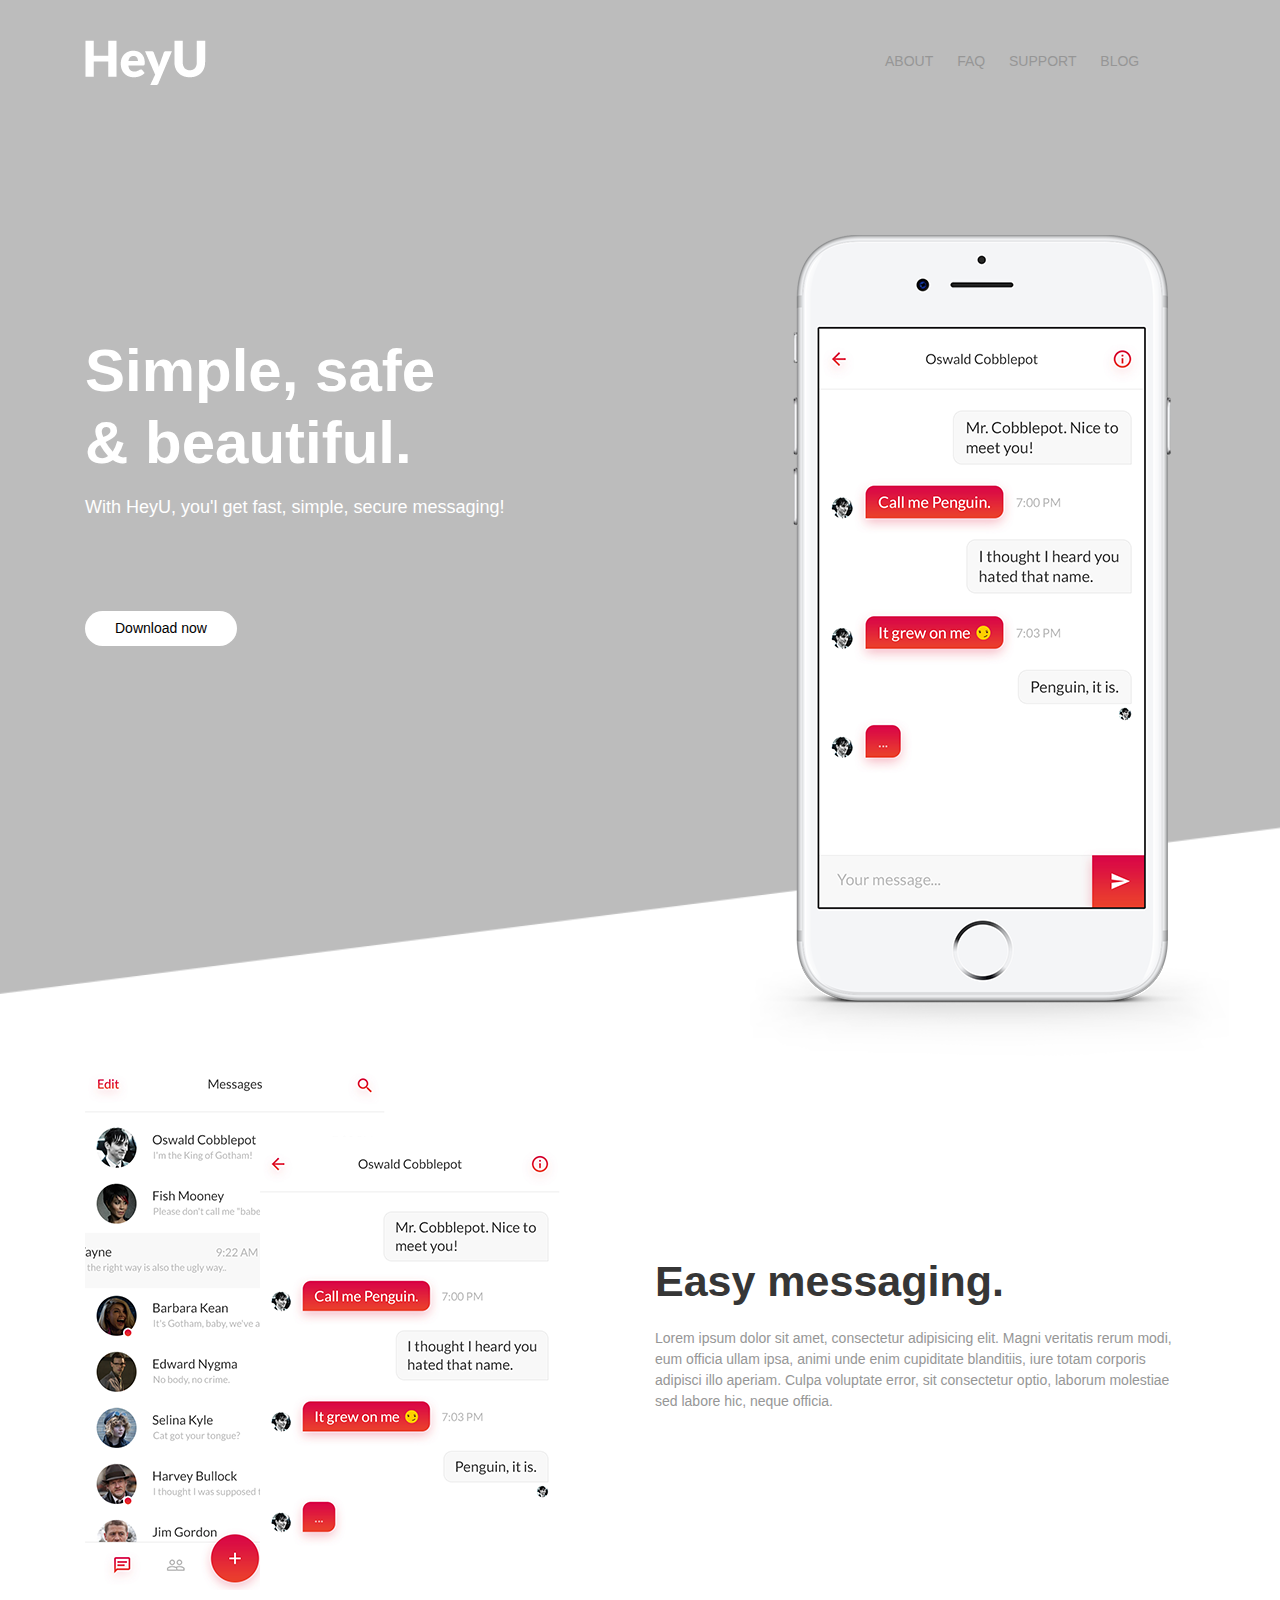
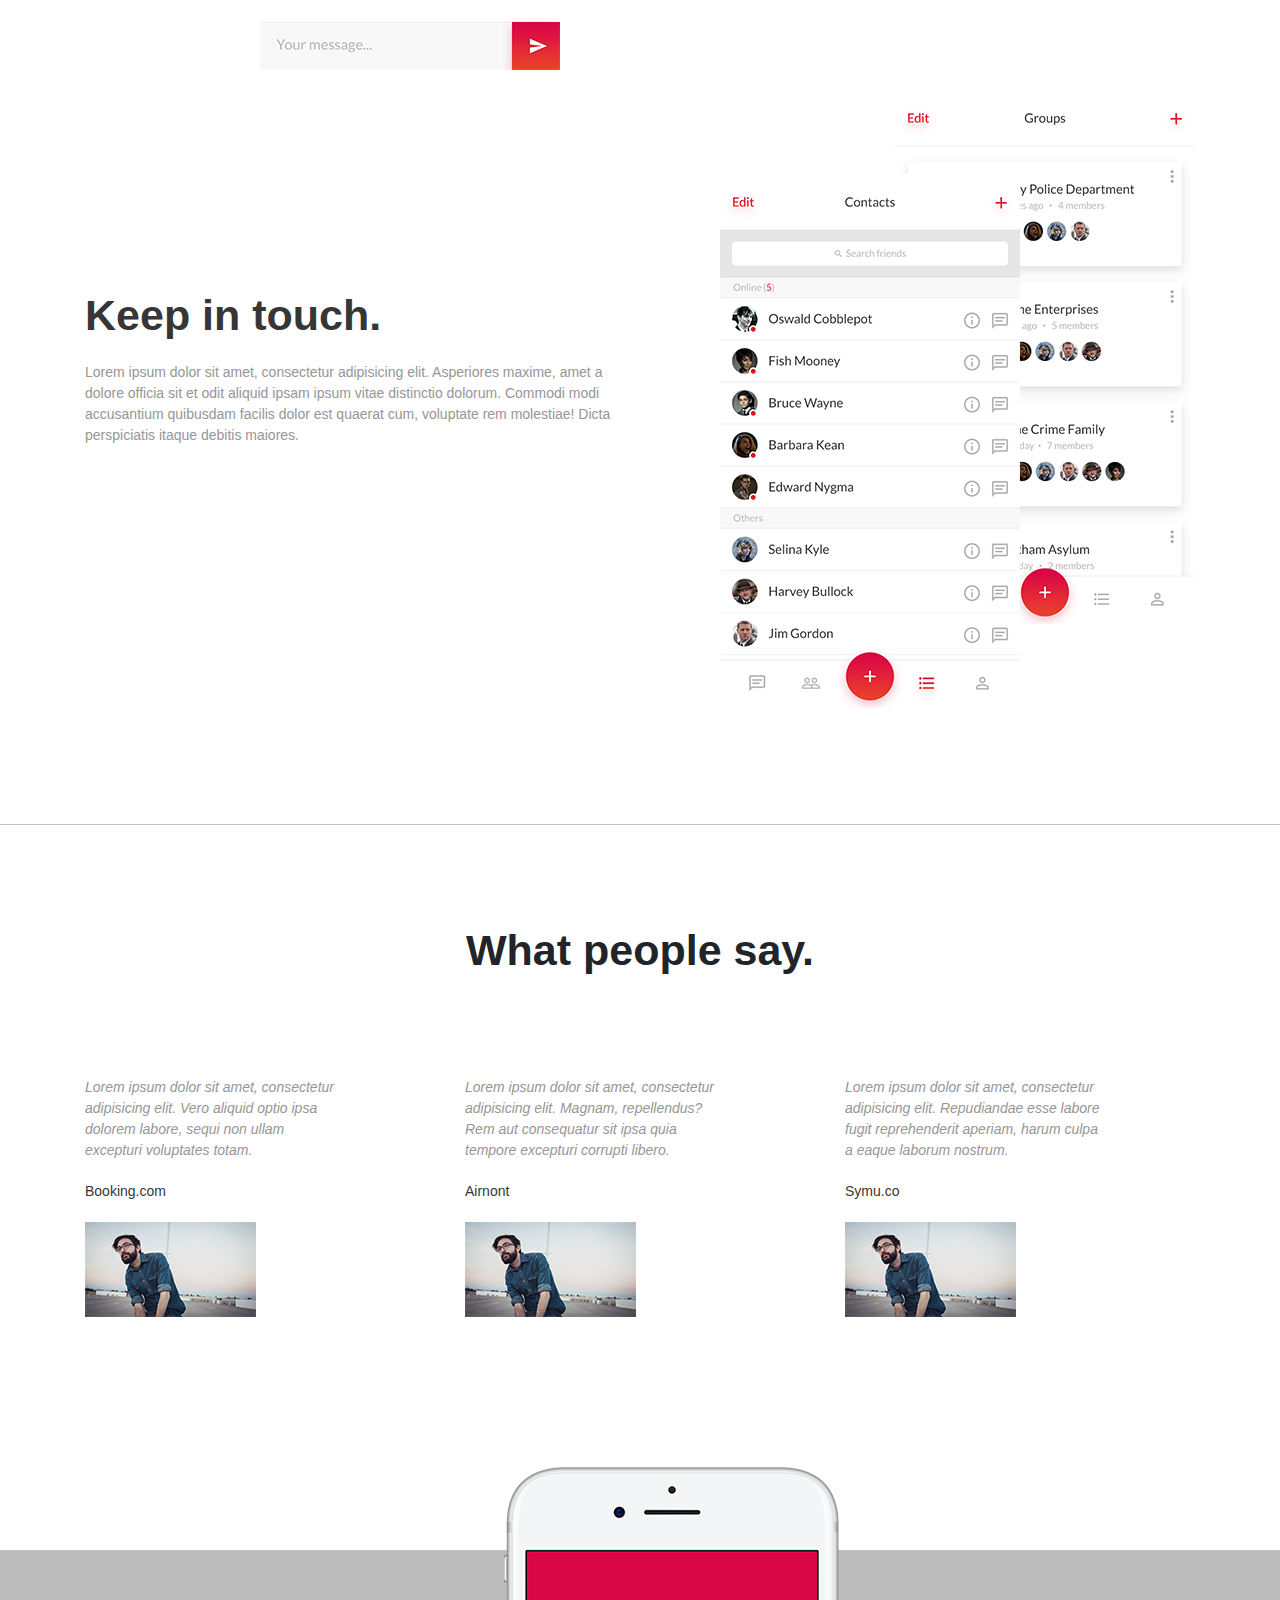
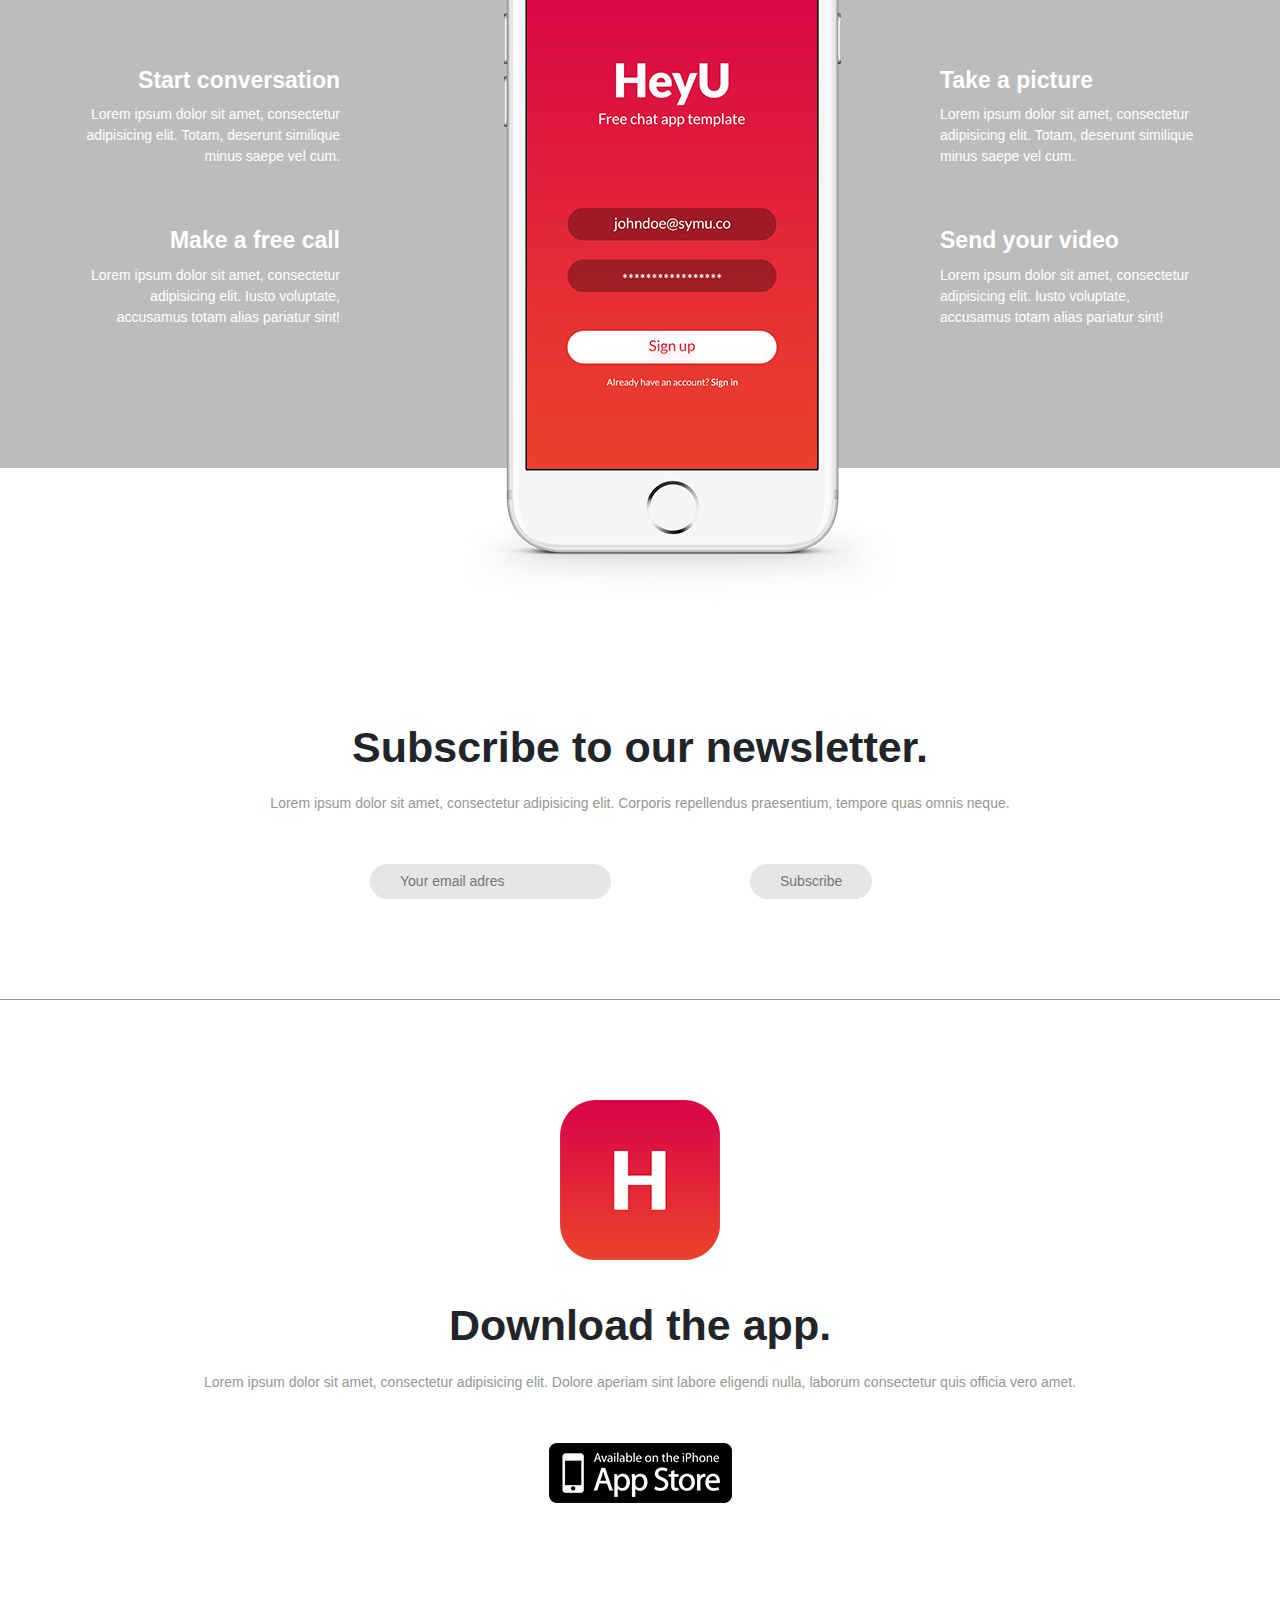
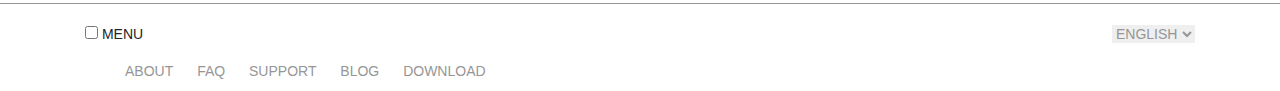
<file: github/index.html>
<!DOCTYPE html>
<html lang="zxx">
  <head>
    <meta charset="utf-8">
    <meta http-equiv="X-UA-Compatible" content="IE=edge">
    <meta name="viewport" content="width=device-width, initial-scale=1">
    <link rel="icon" href="/favicon.ico">

    <title>Counsel</title>
    <link href="css/bootstrap.css" rel="stylesheet">
    <link href="css/style.css" rel="stylesheet">
    <!-- HTML5 shim and Respond.js for IE8 support of HTML5 elements and media queries -->
    <!--[if lt IE 9]>
      <script src="https://oss.maxcdn.com/html5shiv/3.7.2/html5shiv.min.js"></script>
      <script src="https://oss.maxcdn.com/respond/1.4.2/respond.min.js"></script>
    <![endif]-->
  </head>

  <body>

  	<main class="main">
  		<div class="container">
			<header>
				<div class="row">
					<div class="col-xl-3 col-lg-3 col-sm-5 col-5">
						<div class="logo">
							<img src="img/logo.png" alt="">
						</div>
					</div>
					<div class="col-xl-4 offset-xl-5 col-lg-5 offset-lg-4 col-sm-3 offset-sm-4 col-3 offset-2">
						<nav class="menu ">
              <button class="popup-btn"><img src="img/menu.png" alt=""></button>
							<ul>
								<li><a href="#">About</a></li>
								<li><a href="#">FAQ</a></li>
								<li><a href="#">Support</a></li>
								<li><a href="#">Blog</a></li>
							</ul>
						</nav>
					</div>
				</div>
			</header>

			<div class="row">
				<div class="col-xl-6 col-lg-6 col-md-6 col-12">
					<div class="main-title">
						<h1>Simple, safe<br>& beautiful.</h1>
						<p>With HeyU, you'l get fast, simple, secure messaging!</p>
						<button class="button">Download now</button>
					</div>
				</div>
				<div class="col-xl-4 offset-xl-1 col-lg-5 offset-lg-1 col-md-6">
					<div class="phone">
						<img src="img/phone.png" alt="">
					</div>
				</div>
			</div>
			
  		</div>
  	</main>

  	<!-- Секция с сообщениями -->

  	<section class="advantages">
  		<div class="container">
  			<div class="row">
  				<div class="col-xl-5 col-lg-5 col-md-5">
  					<div class="messages">
  						<img src="img/advantages/messages.png" alt="">
  						<div class="conversation">
  							<img src="img/advantages/conversation.png" alt="">
  						</div>
  					</div>
  				</div>
  				<div class="col-xl-6 offset-xl-1 col-lg-6 offset-lg-1">
  					<div class="easy-messaging">
  						<h2 class="advantages-h2">Easy messaging.</h2>
  						<p class="advantages-p">Lorem ipsum dolor sit amet, consectetur adipisicing elit. Magni veritatis rerum modi, eum officia ullam ipsa, animi unde enim cupiditate blanditiis, iure totam corporis adipisci illo aperiam. Culpa voluptate error, sit consectetur optio, laborum molestiae sed labore hic, neque officia.</p>
  					</div>
  				</div>
  				<div class="col-xl-6 col-lg-6">
  					<div class="keep-in-touch">
  						<h2 class="advantages-h2">Keep in touch.</h2>
  						<p class="advantages-p">Lorem ipsum dolor sit amet, consectetur adipisicing elit. Asperiores maxime, amet a dolore officia sit et odit aliquid ipsam ipsum vitae distinctio dolorum. Commodi modi accusantium quibusdam facilis dolor est quaerat cum, voluptate rem molestiae! Dicta perspiciatis itaque debitis maiores.</p>
  					</div>
  				</div>
  				<div class="col-xl-5 offset-xl-1 col-lg-5 offset-lg-1">
  					<div class="groups">
  						<img src="img/advantages/groups.png" alt="">
  						<div class="contacts"><img src="img/advantages/contacts.png" alt=""></div>
  					</div>
  				</div>

  			</div>
  		</div>
  	</section> <!-- advantages -->

  	<!-- Отзывы -->

  	<section class="feedback">
  		<div class="container">
  			<div class="section-header">
  				<h2>
  					What people say.
  				</h2>
  			</div>
  			<div class="row">
  				<div class="col-xl-3 col-md-3">
  					<div class="feedback-block">
  						<p>Lorem ipsum dolor sit amet, consectetur adipisicing elit. Vero aliquid optio ipsa dolorem labore, sequi non ullam excepturi voluptates totam.</p>
  						<a href="#">Booking.com</a>
  						<img src="img/feedback/img.png" alt="">
  					</div>
  				</div>
  				<div class="col-xl-3 offset-xl-1 col-md-3 offset-md-1">
  					<div class="feedback-block">
  						<p>Lorem ipsum dolor sit amet, consectetur adipisicing elit. Magnam, repellendus? Rem aut consequatur sit ipsa quia tempore excepturi corrupti libero.</p>
  						<a href="#">Airnont</a>
  						<img src="img/feedback/img.png" alt="">
  					</div>
  				</div>
  				<div class="col-xl-3 offset-xl-1 col-md-3 offset-md-1">
  					<div class="feedback-block">
  						<p>Lorem ipsum dolor sit amet, consectetur adipisicing elit. Repudiandae esse labore fugit reprehenderit aperiam, harum culpa a eaque laborum nostrum.</p>
  						<a href="#">Symu.co</a>
  						<img src="img/feedback/img.png" alt="">
  					</div>
  				</div>
  			</div>
  		</div>
  	</section> <!-- feedback -->

  	<section class="features">
  		<div class="container">
  			<div class="row">
  				<div class="col-xl-3 col-md-5">
  					<div class="features-preblock left">
  						<div class="features-block">
  							<h4 class="features-block-header">Start conversation</h4>
  							<p>Lorem ipsum dolor sit amet, consectetur adipisicing elit. Totam, deserunt similique minus saepe vel cum.</p>
  						</div>
  						<div class="features-block">
  							<h4 class="features-block-header">Make a free call</h4>
  							<p>Lorem ipsum dolor sit amet, consectetur adipisicing elit. Iusto voluptate, accusamus totam alias pariatur sint!</p>
  						</div>
  					</div>
  				</div>
  				<div class="col-xl-4 offset-xl-1 col-md-1">
  					<div class="features-iphone">
  						<img src="img/features/iphone7.png" alt="">
  					</div>
  				</div>
  				<div class="col-xl-3 offset-xl-1 col-md-5">
  					<div class="features-preblock right">
  						<div class="features-block">
  							<h4 class="features-block-header">Take a picture</h4>
  							<p>Lorem ipsum dolor sit amet, consectetur adipisicing elit. Totam, deserunt similique minus saepe vel cum.</p>
  						</div>
  						<div class="features-block">
  							<h4 class="features-block-header">Send your video</h4>
  							<p>Lorem ipsum dolor sit amet, consectetur adipisicing elit. Iusto voluptate, accusamus totam alias pariatur sint!</p>
  						</div>
  					</div>
  				</div>
  			</div>
  		</div>
  	</section>

  	<section class="subscribe">
  		<div class="container">
  			<div class="section-header">
  				<h2>Subscribe to our newsletter.</h2>
  				<p>Lorem ipsum dolor sit amet, consectetur adipisicing elit. Corporis repellendus praesentium, tempore quas omnis neque.</p>
  			</div>
				<form class="subscribe-form" action="#" method="post">
					<div class="row">
						<div class="col-xl-2 offset-xl-3 col-md-3 offset-md-2">
							<input class="subscribe-form-input" type="email" name="email" placeholder="Your email adres">
						</div>
						<div class="col-xl-2 offset-xl-2 col-md-2 offset-md-2">
							<input class="button subscribe-form-input" type="submit" value="Subscribe">
						</div>
					</div>
				</form>
  		</div>
  	</section>

  	<section class="download">
  		<div class="container">
  				<img class="app-icon" src="img/Download/App-icon.png" alt="">
  				<div class="section-header">
  					<h2>Download the app.</h2>
  					<p>Lorem ipsum dolor sit amet, consectetur adipisicing elit. Dolore aperiam sint labore eligendi nulla, laborum consectetur quis officia vero amet.</p>
  				</div>
  				<img class="app-store" src="img/Download/app-store.png" alt="">
  		</div>
  	</section>

  	<footer class="footer">
  		<div class="container">
  			<div class="row">
  				<div class="col-xl-5 col-md-6 col-3">
					<nav class="menu">
						<input type="checkbox" name="menu" id="btn-menu">
						<label for="btn-menu">menu</label>
						<ul>
							<li><a href="#">About</a></li>
							<li><a href="#">FAQ</a></li>
							<li><a href="#">Support</a></li>
							<li><a href="#">Blog</a></li>
							<li><a href="#">Download</a></li>
						</ul>
					</nav>
				</div>
				<div class="col-xl-2 offset-xl-5 col-md-3 offset-md-3 col-4 offset-5 text-right">
					<select class="select-languages">
					  <option>English</option>
					  <option>Russian</option>
					</select>
				</div>
  			</div>
  		</div>
  	</footer>

    <!-- Модальные окна -->

    <div class="popup">
      <div class="popup-dialog">
        <div class="popup-content">
          <button class="popup-close">&times;</button>
          <h4 class="popup-header">Menu</h4>
            <ul>
              <li><a href="#">About</a></li>
              <li><a href="#">FAQ</a></li>
              <li><a href="#">Support</a></li>
              <li><a href="#">Blog</a></li>
            </ul>
        </div>
      </div>
    </div>

    <script src="https://ajax.googleapis.com/ajax/libs/jquery/1.11.3/jquery.min.js"></script>


    <script>
      $(document).ready(function() {
        $('.popup-btn').on('click', function(event) {
          event.preventDefault();
          $('.popup').fadeIn();
        });
        $('.popup-close').on('click', function(event) {
          event.preventDefault();
          $('.popup').fadeOut();
        })
      });
    </script>

  </body>
</html>
</file>
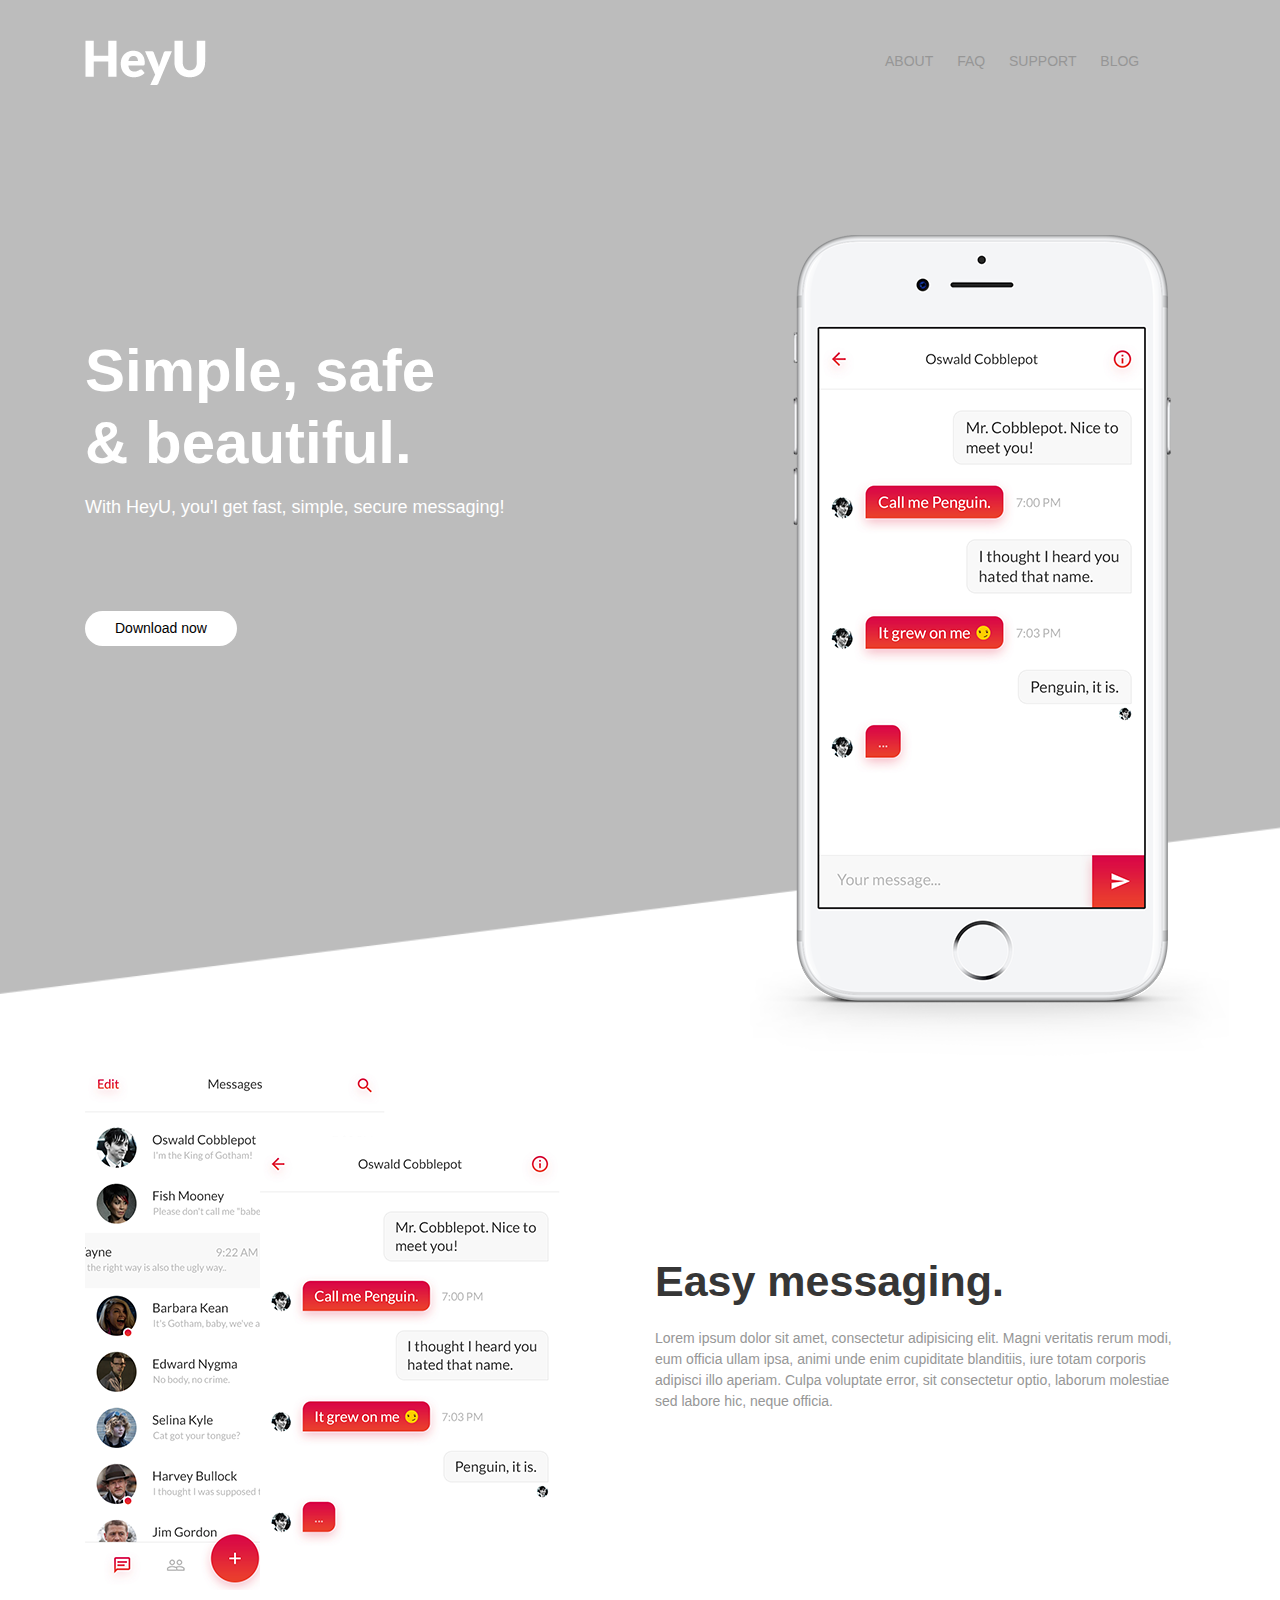
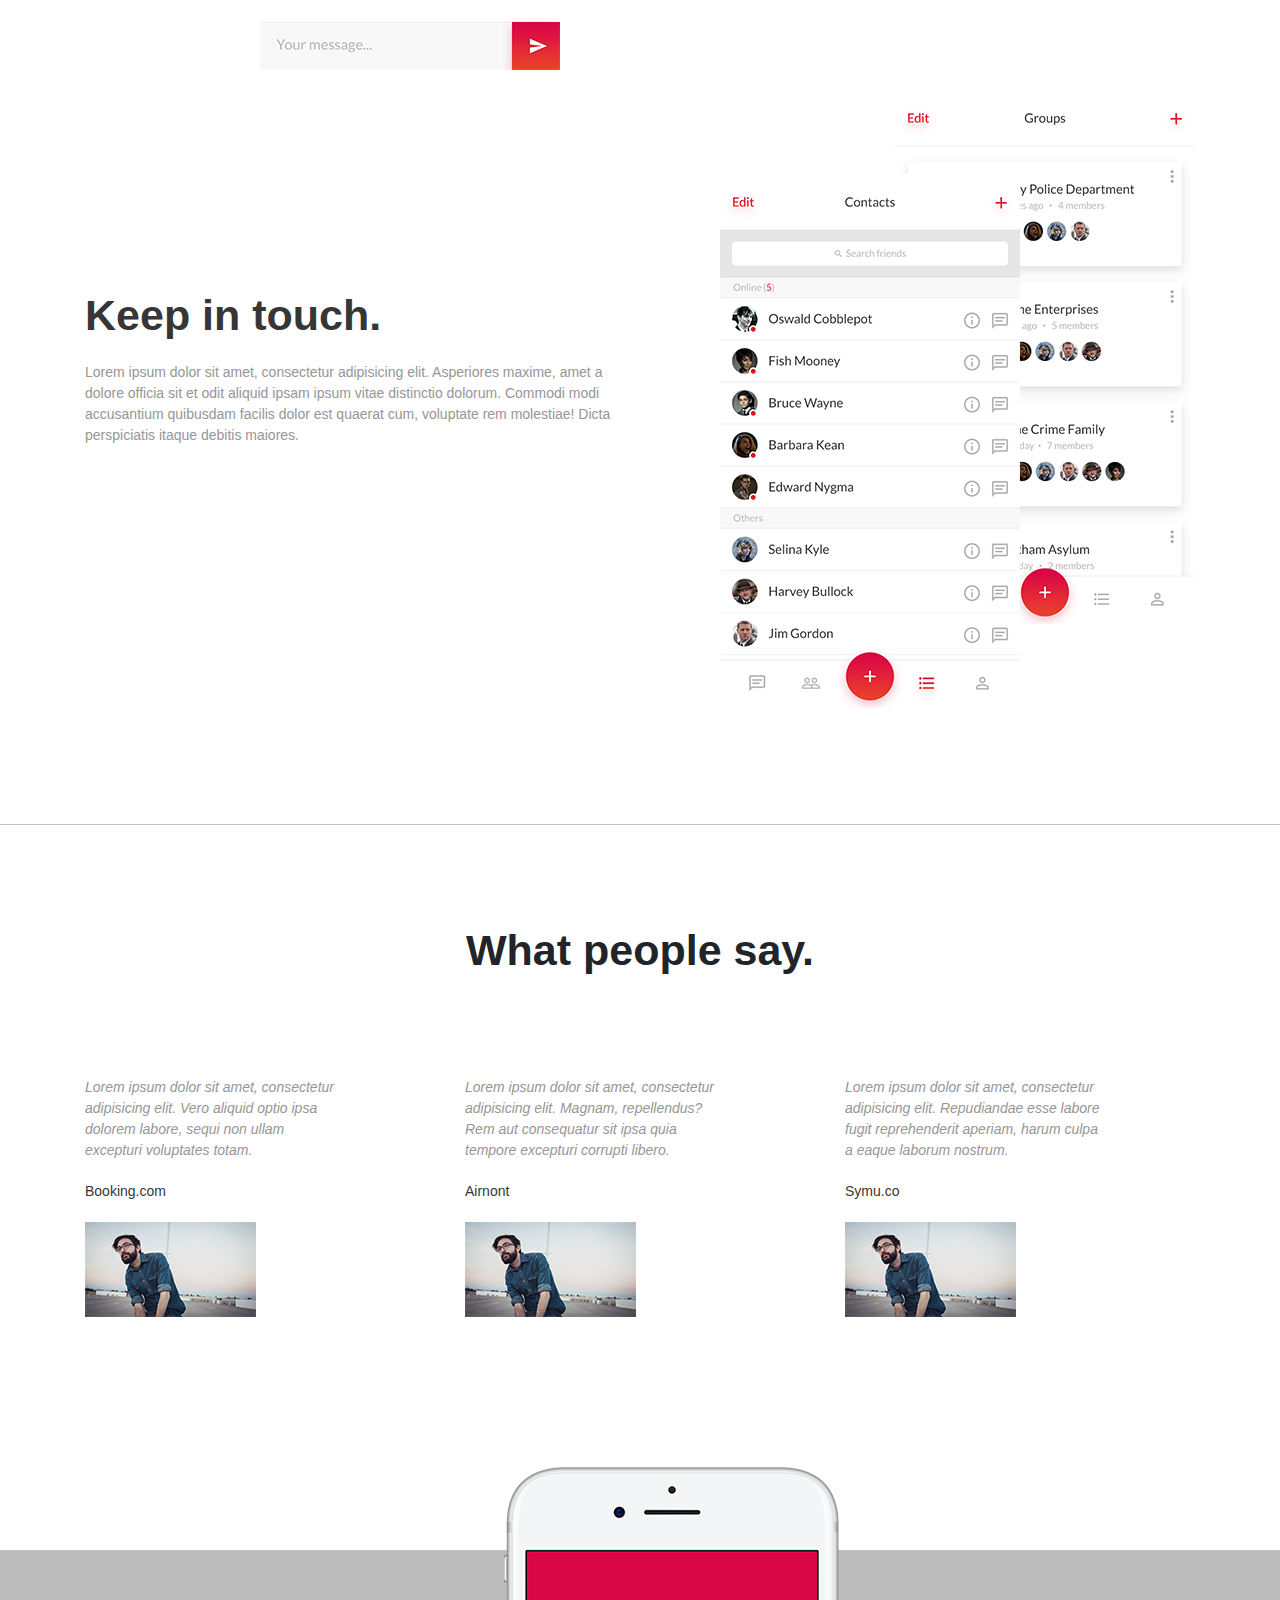
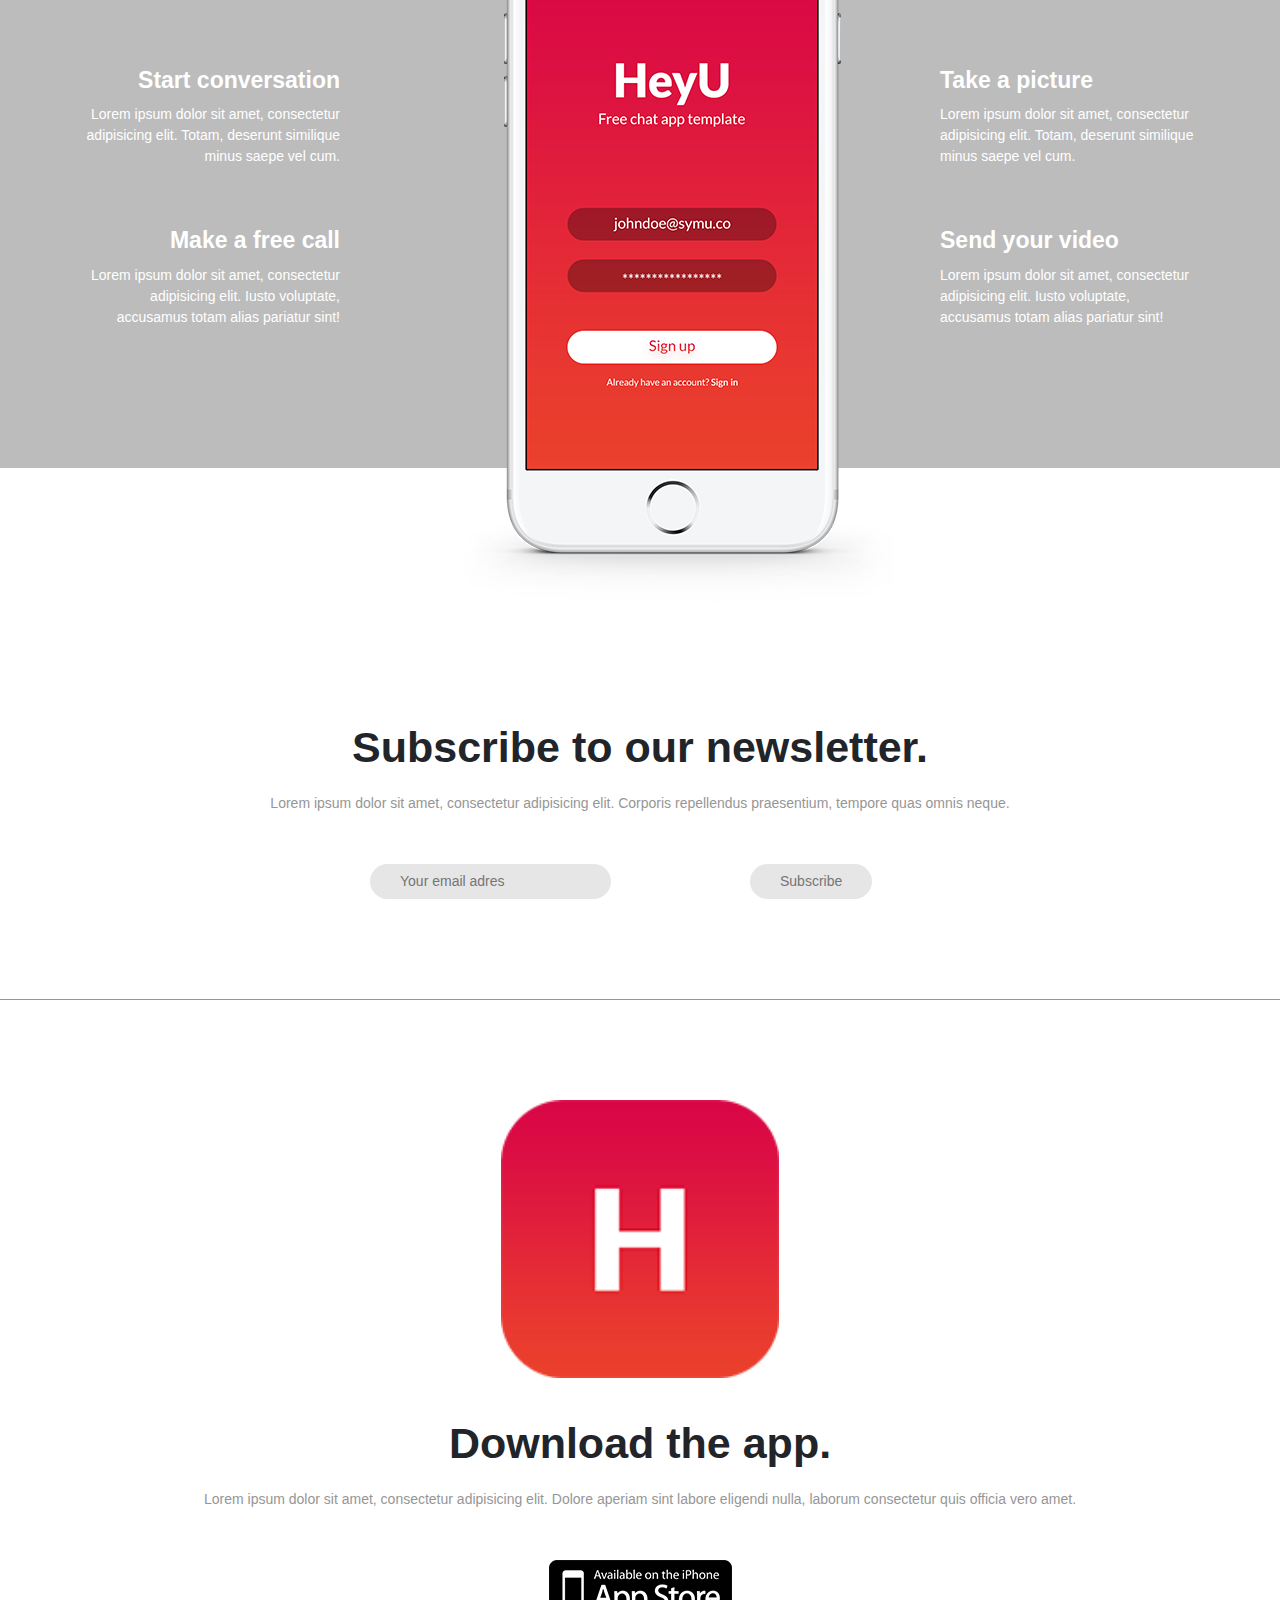
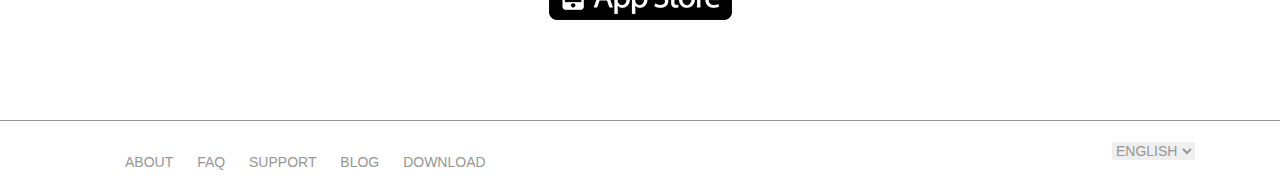
<file: HeyU original/index.html>
<!DOCTYPE html>
<html lang="zxx">
  <head>
    <meta charset="utf-8">
    <meta http-equiv="X-UA-Compatible" content="IE=edge">
    <meta name="viewport" content="width=device-width, initial-scale=1">
    <link rel="icon" href="/favicon.ico">

    <title>Counsel</title>
    <link href="css/bootstrap.css" rel="stylesheet">
    <link href="css/style.css" rel="stylesheet">
    <!-- HTML5 shim and Respond.js for IE8 support of HTML5 elements and media queries -->
    <!--[if lt IE 9]>
      <script src="https://oss.maxcdn.com/html5shiv/3.7.2/html5shiv.min.js"></script>
      <script src="https://oss.maxcdn.com/respond/1.4.2/respond.min.js"></script>
    <![endif]-->
  </head>

  <body>

  	<main class="main">
  		<div class="container">
			<header>
				<div class="row">
					<div class="col-xl-3 col-lg-3 col-sm-5 col-5">
						<div class="logo">
							<img src="img/logo.png" alt="">
						</div>
					</div>
					<div class="col-xl-4 offset-xl-5 col-lg-5 offset-lg-4 col-sm-3 offset-sm-4 col-3 offset-2">
						<nav class="menu ">
				            <button class="popup-btn"><img src="img/menu.png" alt=""></button>
							<ul>
								<li><a href="#">About</a></li>
								<li><a href="#">FAQ</a></li>
								<li><a href="#">Support</a></li>
								<li><a href="#">Blog</a></li>
							</ul>
						</nav>
					</div>
				</div>
			</header>

			<div class="row">
				<div class="col-xl-6 col-lg-6 col-md-6 col-12">
					<div class="main-title">
						<h1>Simple, safe<br>& beautiful.</h1>
						<p>With HeyU, you'l get fast, simple, secure messaging!</p>
						<button class="button">Download now</button>
					</div>
				</div>
				<div class="col-xl-4 offset-xl-1 col-lg-5 offset-lg-1 col-md-6 col-1">
					<div class="phone">
						<img src="img/phone.png" alt="">
					</div>
				</div>
			</div>
			
  		</div>
  	</main>

  	<!-- Секция с сообщениями -->

  	<section class="advantages">
  		<div class="container">
  			<div class="row">
  				<div class="col-xl-5 col-lg-5 col-md-5">
  					<div class="messages">
  						<img src="img/advantages/messages.png" alt="">
  						<div class="conversation">
  							<img src="img/advantages/conversation.png" alt="">
  						</div>
  					</div>
  				</div>
  				<div class="col-xl-6 offset-xl-1 col-lg-6 offset-lg-1 col-12">
  					<div class="easy-messaging">
  						<h2 class="advantages-h2">Easy messaging.</h2>
  						<p class="advantages-p">Lorem ipsum dolor sit amet, consectetur adipisicing elit. Magni veritatis rerum modi, eum officia ullam ipsa, animi unde enim cupiditate blanditiis, iure totam corporis adipisci illo aperiam. Culpa voluptate error, sit consectetur optio, laborum molestiae sed labore hic, neque officia.</p>
  					</div>
  				</div>
  				<div class="col-xl-6 col-lg-6 col-12">
  					<div class="keep-in-touch">
  						<h2 class="advantages-h2">Keep in touch.</h2>
  						<p class="advantages-p">Lorem ipsum dolor sit amet, consectetur adipisicing elit. Asperiores maxime, amet a dolore officia sit et odit aliquid ipsam ipsum vitae distinctio dolorum. Commodi modi accusantium quibusdam facilis dolor est quaerat cum, voluptate rem molestiae! Dicta perspiciatis itaque debitis maiores.</p>
  					</div>
  				</div>
  				<div class="col-xl-5 offset-xl-1 col-lg-5 offset-lg-1">
  					<div class="groups">
  						<img src="img/advantages/groups.png" alt="">
  						<div class="contacts"><img src="img/advantages/contacts.png" alt=""></div>
  					</div>
  				</div>

  			</div>
  		</div>
  	</section> <!-- advantages -->

  	<!-- Отзывы -->

  	<section class="feedback">
  		<div class="container">
  			<div class="section-header">
  				<h2>
  					What people say.
  				</h2>
  			</div>
  			<div class="row">
  				<div class="col-xl-3 col-md-3">
  					<div class="feedback-block">
  						<p>Lorem ipsum dolor sit amet, consectetur adipisicing elit. Vero aliquid optio ipsa dolorem labore, sequi non ullam excepturi voluptates totam.</p>
  						<a href="#">Booking.com</a>
  						<img src="img/feedback/img.png" alt="">
  					</div>
  				</div>
  				<div class="col-xl-3 offset-xl-1 col-md-3 offset-md-1">
  					<div class="feedback-block">
  						<p>Lorem ipsum dolor sit amet, consectetur adipisicing elit. Magnam, repellendus? Rem aut consequatur sit ipsa quia tempore excepturi corrupti libero.</p>
  						<a href="#">Airnont</a>
  						<img src="img/feedback/img.png" alt="">
  					</div>
  				</div>
  				<div class="col-xl-3 offset-xl-1 col-md-3 offset-md-1">
  					<div class="feedback-block">
  						<p>Lorem ipsum dolor sit amet, consectetur adipisicing elit. Repudiandae esse labore fugit reprehenderit aperiam, harum culpa a eaque laborum nostrum.</p>
  						<a href="#">Symu.co</a>
  						<img src="img/feedback/img.png" alt="">
  					</div>
  				</div>
  			</div>
  		</div>
  	</section> <!-- feedback -->

  	<section class="features">
  		<div class="container">
  			<div class="row">
  				<div class="col-xl-3 col-md-5">
  					<div class="features-preblock left">
  						<div class="features-block">
  							<h4 class="features-block-header">Start conversation</h4>
  							<p>Lorem ipsum dolor sit amet, consectetur adipisicing elit. Totam, deserunt similique minus saepe vel cum.</p>
  						</div>
  						<div class="features-block">
  							<h4 class="features-block-header">Make a free call</h4>
  							<p>Lorem ipsum dolor sit amet, consectetur adipisicing elit. Iusto voluptate, accusamus totam alias pariatur sint!</p>
  						</div>
  					</div>
  				</div>
  				<div class="col-xl-4 offset-xl-1 col-md-1">
  					<div class="features-iphone">
  						<img src="img/features/iphone7.png" alt="">
  					</div>
  				</div>
  				<div class="col-xl-3 offset-xl-1 col-md-5">
  					<div class="features-preblock right">
  						<div class="features-block">
  							<h4 class="features-block-header">Take a picture</h4>
  							<p>Lorem ipsum dolor sit amet, consectetur adipisicing elit. Totam, deserunt similique minus saepe vel cum.</p>
  						</div>
  						<div class="features-block">
  							<h4 class="features-block-header">Send your video</h4>
  							<p>Lorem ipsum dolor sit amet, consectetur adipisicing elit. Iusto voluptate, accusamus totam alias pariatur sint!</p>
  						</div>
  					</div>
  				</div>
  			</div>
  		</div>
  	</section>

  	<section class="subscribe">
  		<div class="container">
  			<div class="section-header">
  				<h2>Subscribe to our newsletter.</h2>
  				<p>Lorem ipsum dolor sit amet, consectetur adipisicing elit. Corporis repellendus praesentium, tempore quas omnis neque.</p>
  			</div>
				<form class="subscribe-form" action="#" method="post">
					<div class="row">
						<div class="col-xl-2 offset-xl-3 col-md-3 offset-md-2">
							<input class="subscribe-form-input" type="email" name="email" placeholder="Your email adres">
						</div>
						<div class="col-xl-2 offset-xl-2 col-md-2 offset-md-2">
							<input class="button subscribe-form-input" type="submit" value="Subscribe">
						</div>
					</div>
				</form>
  		</div>
  	</section>

  	<section class="download">
  		<div class="container">
  				<img class="app-icon" src="img/Download/App-icon.png" alt="">
  				<div class="section-header">
  					<h2>Download the app.</h2>
  					<p>Lorem ipsum dolor sit amet, consectetur adipisicing elit. Dolore aperiam sint labore eligendi nulla, laborum consectetur quis officia vero amet.</p>
  				</div>
  				<img class="app-store" src="img/Download/app-store.png" alt="">
  		</div>
  	</section>

  	<footer class="footer">
  		<div class="container">
  			<div class="row">
  				<div class="col-xl-5 col-md-6 col-3">
					<nav class="menu">
						<ul>
							<li><a href="#">About</a></li>
							<li><a href="#">FAQ</a></li>
							<li><a href="#">Support</a></li>
							<li><a href="#">Blog</a></li>
							<li><a href="#">Download</a></li>
						</ul>
					</nav>
				</div>
				<div class="col-xl-2 offset-xl-5 col-md-3 offset-md-3 col-4 offset-5 text-right">
					<select class="select-languages">
					  <option>English</option>
					  <option>Russian</option>
					</select>
				</div>
  			</div>
  		</div>
  	</footer>

    <!-- Модальные окна -->

    <div class="popup">
      <div class="popup-dialog">
        <div class="popup-content">
          <button class="popup-close">&times;</button>
          <h4 class="popup-header">Menu</h4>
            <ul>
              <li><a href="#">About</a></li>
              <li><a href="#">FAQ</a></li>
              <li><a href="#">Support</a></li>
              <li><a href="#">Blog</a></li>
            </ul>
        </div>
      </div>
    </div>

    <script src="https://ajax.googleapis.com/ajax/libs/jquery/1.11.3/jquery.min.js"></script>


    <script>
      $(document).ready(function() {
        $('.popup-btn').on('click', function(event) {
          event.preventDefault();
          $('.popup').fadeIn();
        });
        $('.popup-close').on('click', function(event) {
          event.preventDefault();
          $('.popup').fadeOut();
        })
      });
    </script>

  </body>
</html>
</file>
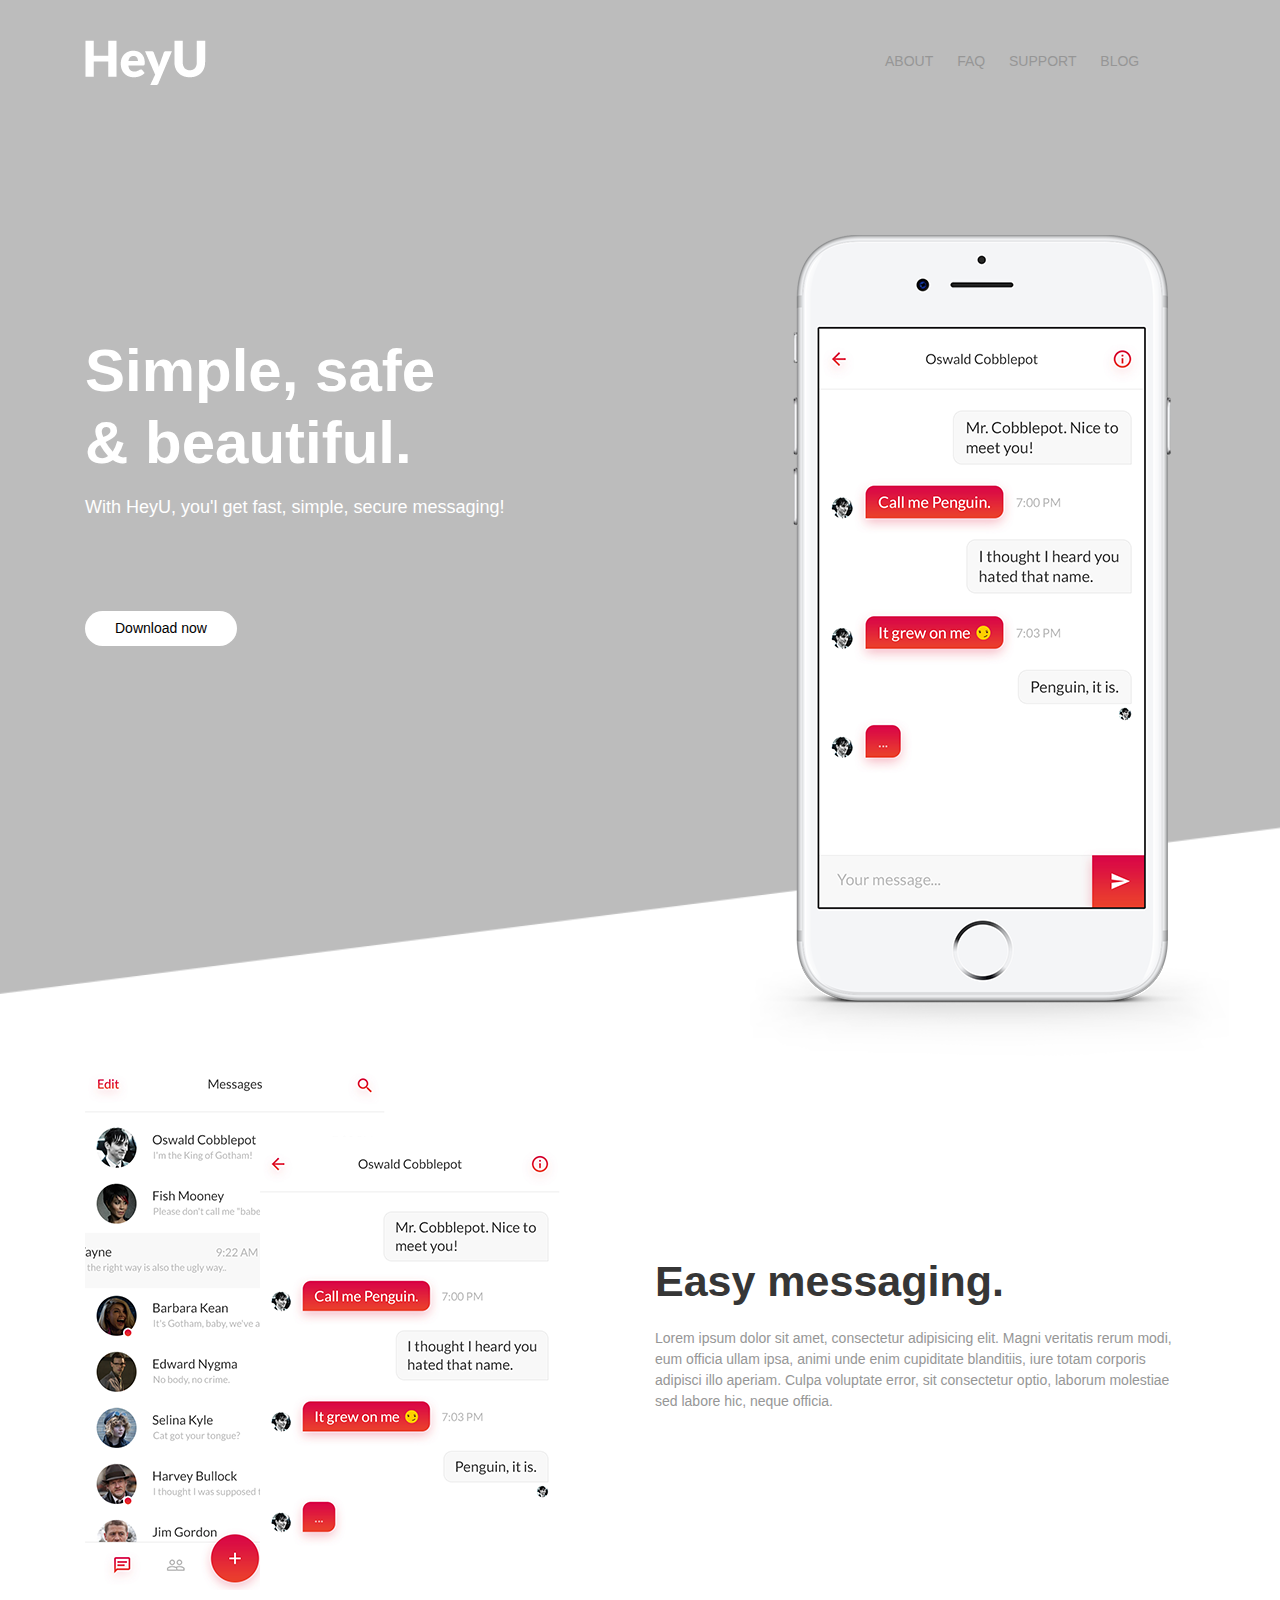
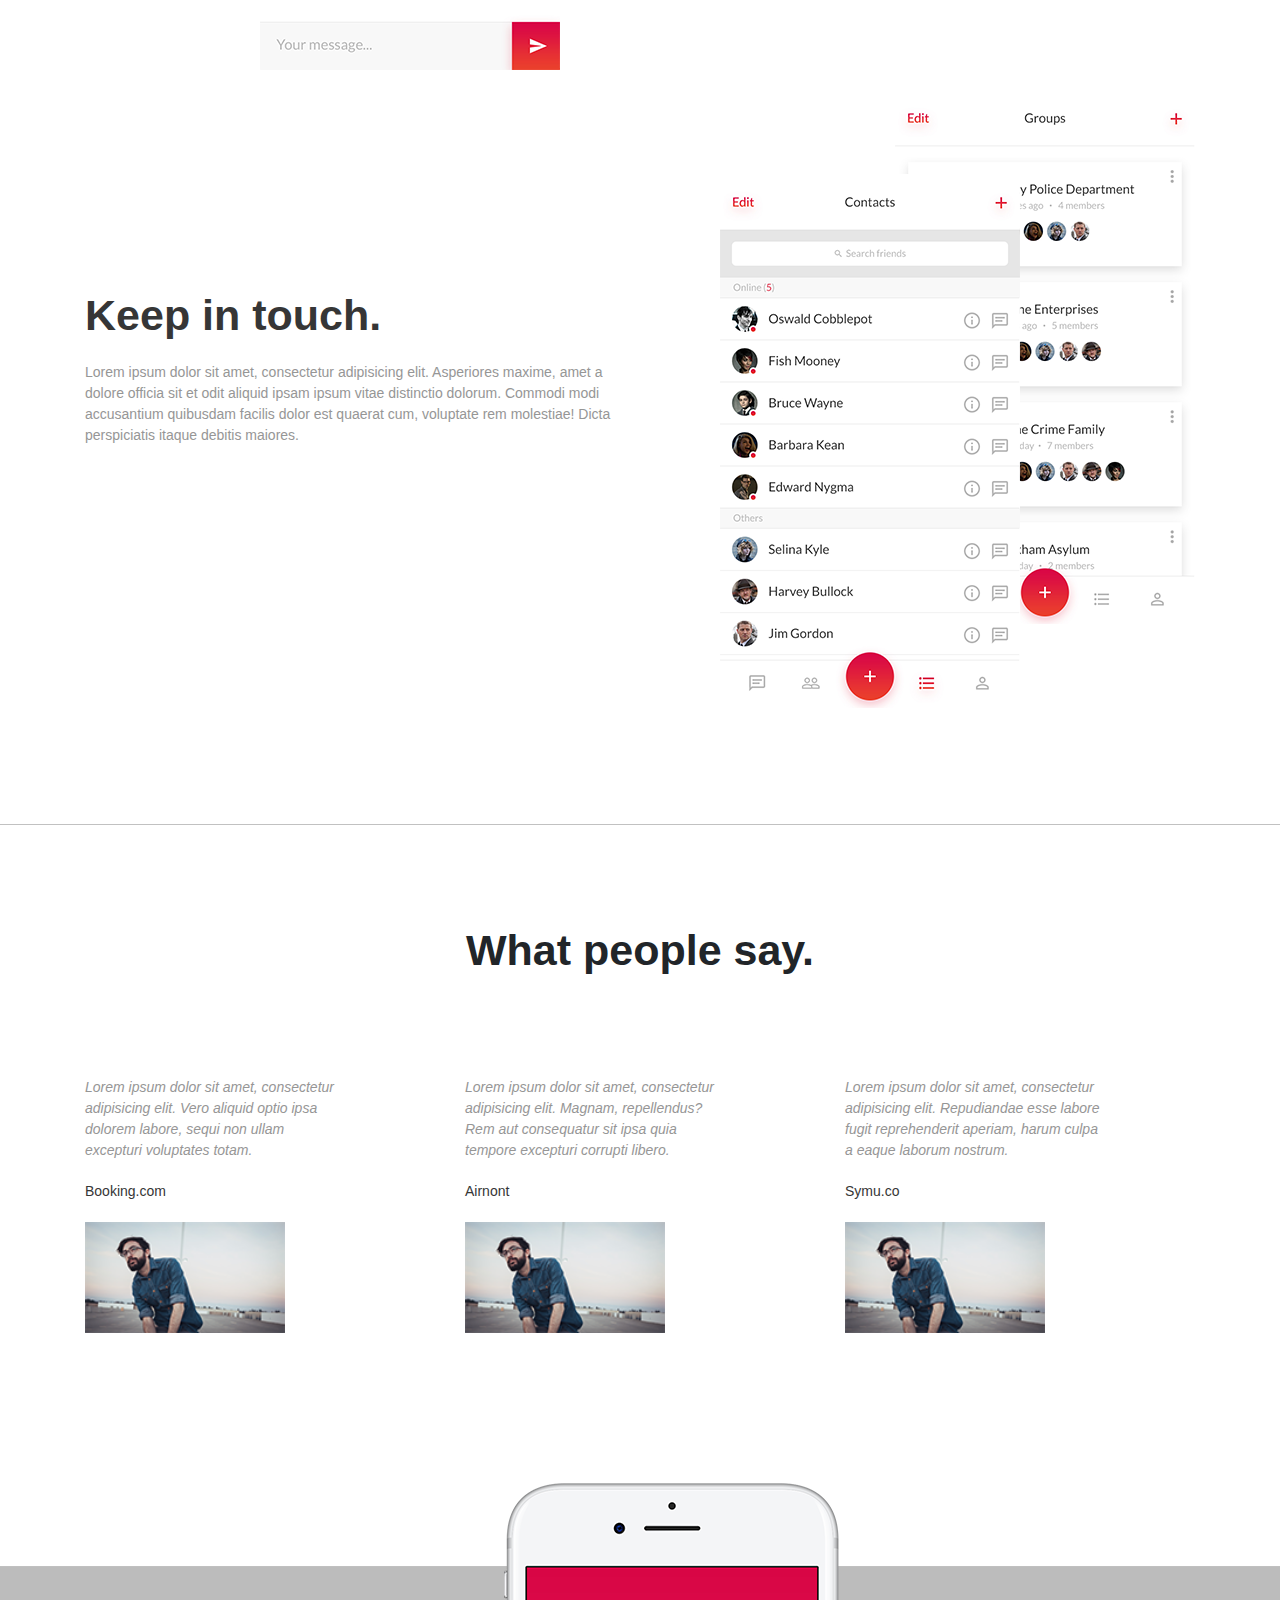
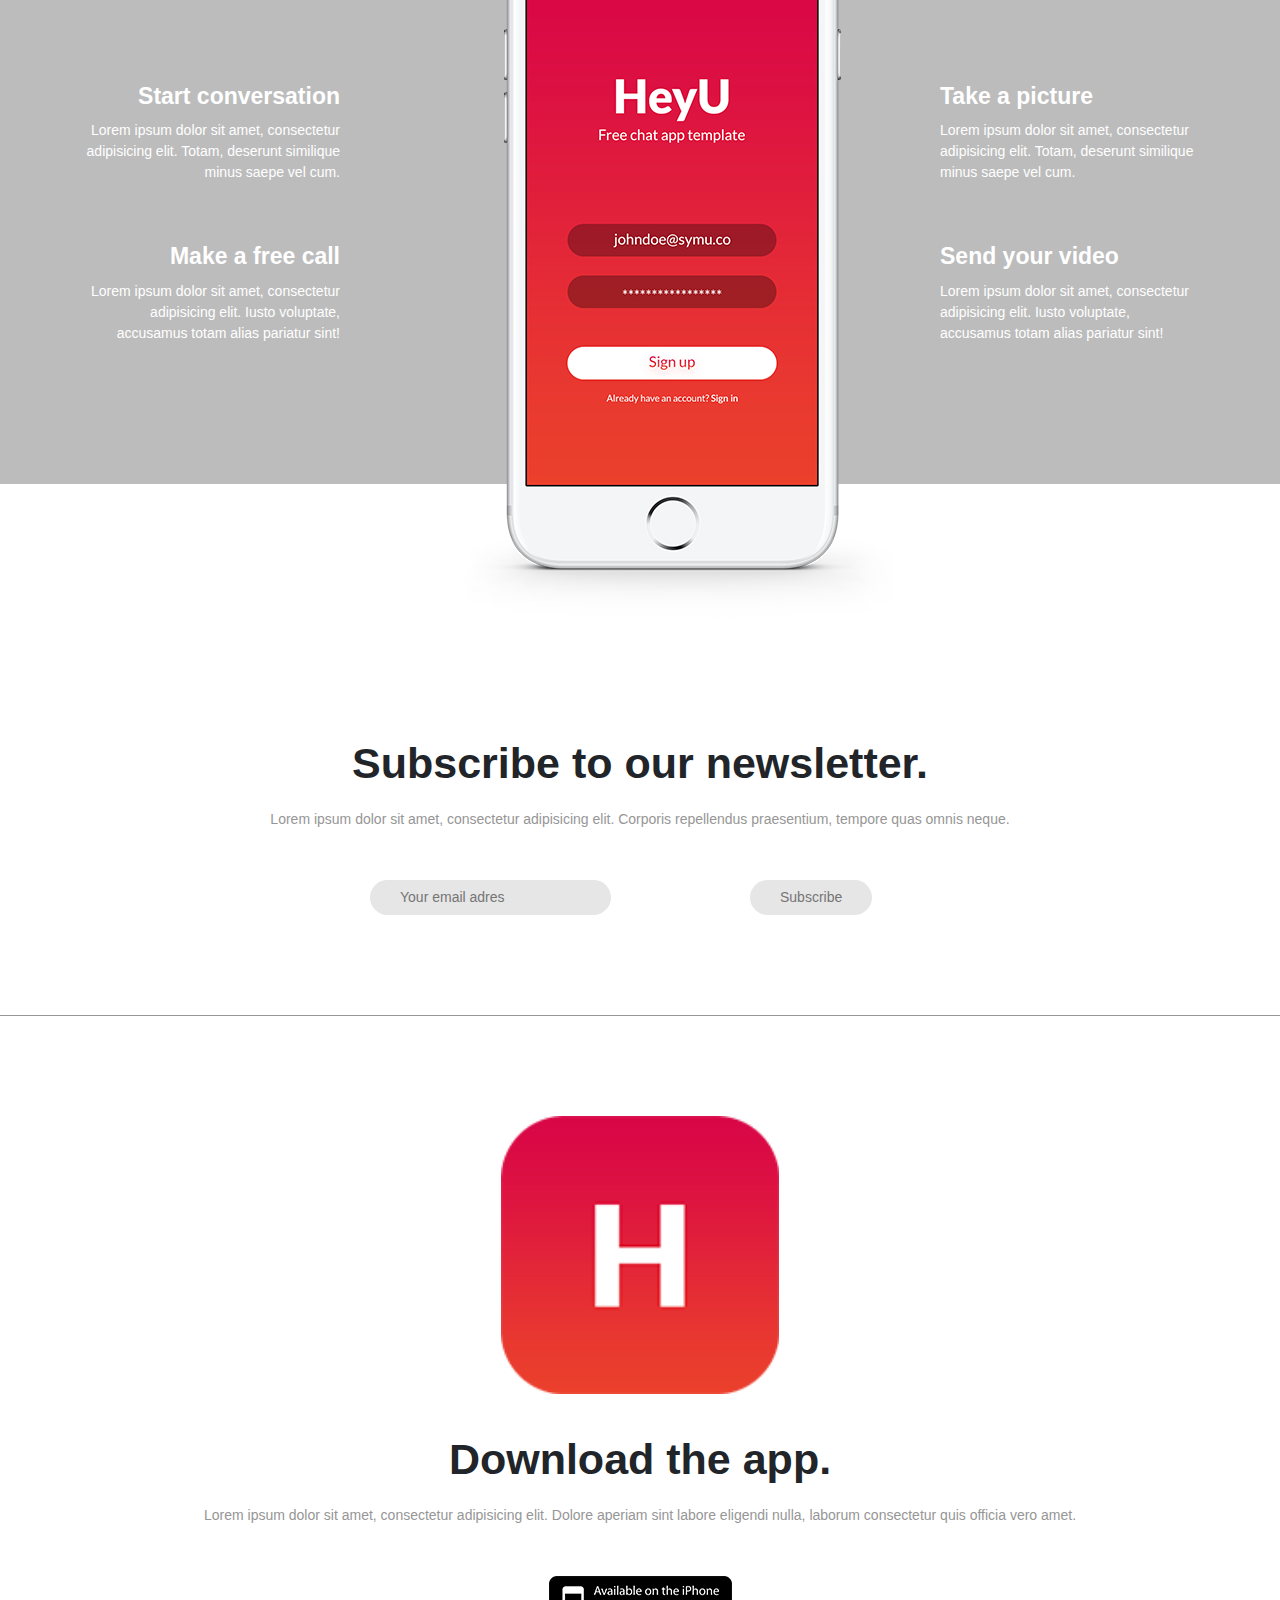
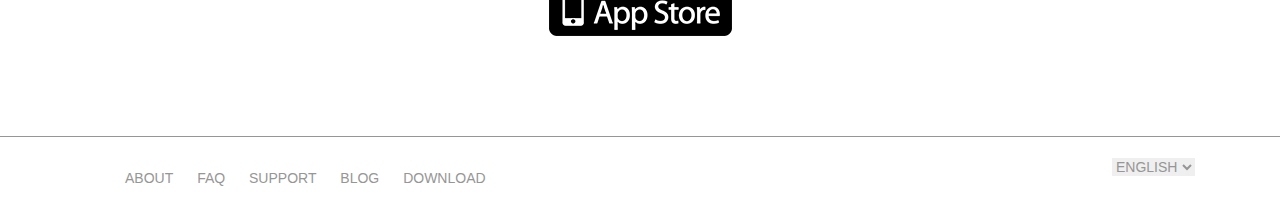
<file: HeyU-final/index.html>
<!DOCTYPE html>
<html lang="zxx">
  <head>
    <meta charset="utf-8">
    <meta http-equiv="X-UA-Compatible" content="IE=edge">
    <meta name="viewport" content="width=device-width, initial-scale=1">
    <link rel="icon" href="/favicon.ico">

    <title>Counsel</title>
    <link href="css/bootstrap.css" rel="stylesheet">
    <link href="css/style.css" rel="stylesheet">
    <!-- HTML5 shim and Respond.js for IE8 support of HTML5 elements and media queries -->
    <!--[if lt IE 9]>
      <script src="https://oss.maxcdn.com/html5shiv/3.7.2/html5shiv.min.js"></script>
      <script src="https://oss.maxcdn.com/respond/1.4.2/respond.min.js"></script>
    <![endif]-->
  </head>

  <body>

  	<main class="main">
  		<div class="container">
			<header>
				<div class="row">
					<div class="col-xl-3 col-lg-3 col-sm-5 col-5">
						<div class="logo">
							<img src="img/logo.png" alt="">
						</div>
					</div>
					<div class="col-xl-4 offset-xl-5 col-lg-5 offset-lg-4 col-sm-3 offset-sm-4 col-3 offset-2">
						<nav class="menu ">
				            <button class="popup-btn"><img src="img/menu.png" alt=""></button>
							<ul>
								<li><a href="#">About</a></li>
								<li><a href="#">FAQ</a></li>
								<li><a href="#">Support</a></li>
								<li><a href="#">Blog</a></li>
							</ul>
						</nav>
					</div>
				</div>
			</header>

			<div class="row">
				<div class="col-xl-6 col-lg-6 col-md-6 col-12">
					<div class="main-title">
						<h1>Simple, safe<br>& beautiful.</h1>
						<p>With HeyU, you'l get fast, simple, secure messaging!</p>
						<button class="button">Download now</button>
					</div>
				</div>
				<div class="col-xl-4 offset-xl-1 col-lg-5 offset-lg-1 col-md-6 col-1">
					<div class="phone">
						<img src="img/phone.png" alt="">
					</div>
				</div>
			</div>
			
  		</div>
  	</main>

  	<!-- Секция с сообщениями -->

  	<section class="advantages">
  		<div class="container">
  			<div class="row">
  				<div class="col-xl-5 col-lg-5 col-md-5">
  					<div class="messages">
  						<img src="img/advantages/messages.png" alt="">
  						<div class="conversation">
  							<img src="img/advantages/conversation.png" alt="">
  						</div>
  					</div>
  				</div>
  				<div class="col-xl-6 offset-xl-1 col-lg-6 offset-lg-1 col-12">
  					<div class="easy-messaging">
  						<h2 class="advantages-h2">Easy messaging.</h2>
  						<p class="advantages-p">Lorem ipsum dolor sit amet, consectetur adipisicing elit. Magni veritatis rerum modi, eum officia ullam ipsa, animi unde enim cupiditate blanditiis, iure totam corporis adipisci illo aperiam. Culpa voluptate error, sit consectetur optio, laborum molestiae sed labore hic, neque officia.</p>
  					</div>
  				</div>
  				<div class="col-xl-6 col-lg-6 col-12">
  					<div class="keep-in-touch">
  						<h2 class="advantages-h2">Keep in touch.</h2>
  						<p class="advantages-p">Lorem ipsum dolor sit amet, consectetur adipisicing elit. Asperiores maxime, amet a dolore officia sit et odit aliquid ipsam ipsum vitae distinctio dolorum. Commodi modi accusantium quibusdam facilis dolor est quaerat cum, voluptate rem molestiae! Dicta perspiciatis itaque debitis maiores.</p>
  					</div>
  				</div>
  				<div class="col-xl-5 offset-xl-1 col-lg-5 offset-lg-1">
  					<div class="groups">
  						<img src="img/advantages/groups.png" alt="">
  						<div class="contacts"><img src="img/advantages/contacts.png" alt=""></div>
  					</div>
  				</div>

  			</div>
  		</div>
  	</section> <!-- advantages -->

  	<!-- Отзывы -->

  	<section class="feedback">
  		<div class="container">
  			<div class="section-header">
  				<h2>
  					What people say.
  				</h2>
  			</div>
  			<div class="row">
  				<div class="col-xl-3 col-md-3">
  					<div class="feedback-block">
  						<p>Lorem ipsum dolor sit amet, consectetur adipisicing elit. Vero aliquid optio ipsa dolorem labore, sequi non ullam excepturi voluptates totam.</p>
  						<a href="#">Booking.com</a>
  						<img src="img/feedback/img.png" alt="">
  					</div>
  				</div>
  				<div class="col-xl-3 offset-xl-1 col-md-3 offset-md-1">
  					<div class="feedback-block">
  						<p>Lorem ipsum dolor sit amet, consectetur adipisicing elit. Magnam, repellendus? Rem aut consequatur sit ipsa quia tempore excepturi corrupti libero.</p>
  						<a href="#">Airnont</a>
  						<img src="img/feedback/img.png" alt="">
  					</div>
  				</div>
  				<div class="col-xl-3 offset-xl-1 col-md-3 offset-md-1">
  					<div class="feedback-block">
  						<p>Lorem ipsum dolor sit amet, consectetur adipisicing elit. Repudiandae esse labore fugit reprehenderit aperiam, harum culpa a eaque laborum nostrum.</p>
  						<a href="#">Symu.co</a>
  						<img src="img/feedback/img.png" alt="">
  					</div>
  				</div>
  			</div>
  		</div>
  	</section> <!-- feedback -->

  	<section class="features">
  		<div class="container">
  			<div class="row">
  				<div class="col-xl-3 col-md-5">
  					<div class="features-preblock left">
  						<div class="features-block">
  							<h4 class="features-block-header">Start conversation</h4>
  							<p>Lorem ipsum dolor sit amet, consectetur adipisicing elit. Totam, deserunt similique minus saepe vel cum.</p>
  						</div>
  						<div class="features-block">
  							<h4 class="features-block-header">Make a free call</h4>
  							<p>Lorem ipsum dolor sit amet, consectetur adipisicing elit. Iusto voluptate, accusamus totam alias pariatur sint!</p>
  						</div>
  					</div>
  				</div>
  				<div class="col-xl-4 offset-xl-1 col-md-2">
  					<div class="features-iphone">
  						<img src="img/features/iphone7.png" alt="">
  					</div>
  				</div>
  				<div class="col-xl-3 offset-xl-1 col-md-5">
  					<div class="features-preblock right">
  						<div class="features-block">
  							<h4 class="features-block-header">Take a picture</h4>
  							<p>Lorem ipsum dolor sit amet, consectetur adipisicing elit. Totam, deserunt similique minus saepe vel cum.</p>
  						</div>
  						<div class="features-block">
  							<h4 class="features-block-header">Send your video</h4>
  							<p>Lorem ipsum dolor sit amet, consectetur adipisicing elit. Iusto voluptate, accusamus totam alias pariatur sint!</p>
  						</div>
  					</div>
  				</div>
  			</div>
  		</div>
  	</section>

  	<section class="subscribe">
  		<div class="container">
  			<div class="section-header">
  				<h2>Subscribe to our newsletter.</h2>
  				<p>Lorem ipsum dolor sit amet, consectetur adipisicing elit. Corporis repellendus praesentium, tempore quas omnis neque.</p>
  			</div>
				<form class="subscribe-form" action="#" method="post">
					<div class="row">
						<div class="col-xl-2 offset-xl-3 col-md-3 offset-md-2">
							<input class="subscribe-form-input email-input" type="email" name="email" placeholder="Your email adres">
						</div>
						<div class="col-xl-2 offset-xl-2 col-md-2 offset-md-2">
							<input class="button subscribe-form-input" type="submit" value="Subscribe">
						</div>
					</div>
				</form>
  		</div>
  	</section>

  	<section class="download">
  		<div class="container">
  				<img class="app-icon" src="img/Download/App-icon.png" alt="">
  				<div class="section-header">
  					<h2>Download the app.</h2>
  					<p>Lorem ipsum dolor sit amet, consectetur adipisicing elit. Dolore aperiam sint labore eligendi nulla, laborum consectetur quis officia vero amet.</p>
  				</div>
  				<img class="app-store" src="img/Download/app-store.png" alt="">
  		</div>
  	</section>

  	<footer class="footer">
  		<div class="container">
  			<div class="row">
  				<div class="col-xl-5 col-md-6 col-3">
					<nav class="menu">
						<ul>
							<li><a href="#">About</a></li>
							<li><a href="#">FAQ</a></li>
							<li><a href="#">Support</a></li>
							<li><a href="#">Blog</a></li>
							<li><a href="#">Download</a></li>
						</ul>
					</nav>
				</div>
				<div class="col-xl-2 offset-xl-5 col-md-3 offset-md-3 col-4 offset-5 text-right">
					<select class="select-languages">
					  <option>English</option>
					  <option>Russian</option>
					</select>
				</div>
  			</div>
  		</div>
  	</footer>

    <!-- Модальные окна -->

    <div class="popup">
      <div class="popup-dialog">
      	<div class="popup-close-field">
      		<button class="popup-close"></button>
      	</div>
        <div class="popup-content">
          <h4 class="popup-header">Menu</h4>
            <ul>
              <li><a href="#">About</a></li>
              <li><a href="#">FAQ</a></li>
              <li><a href="#">Support</a></li>
              <li><a href="#">Blog</a></li>
            </ul>
        </div>
      </div>
    </div>

    <script src="https://ajax.googleapis.com/ajax/libs/jquery/1.11.3/jquery.min.js"></script>


    <script>
      $(document).ready(function() {
        $('.popup-btn').on('click', function(event) {
          event.preventDefault();
          $('.popup-content').css({
          	animationName: 'fadeInLeft'
          });
          $('.popup').css({
          	display: 'block'
          });
        });
        $('.popup-close').on('click', function(event) {
          event.preventDefault();
          $('.popup').fadeOut(200);
          $('.popup-content').css({
          	animationName: 'fadeOutLeft'
          })
        })
      });
    </script>

  </body>
</html>
</file>
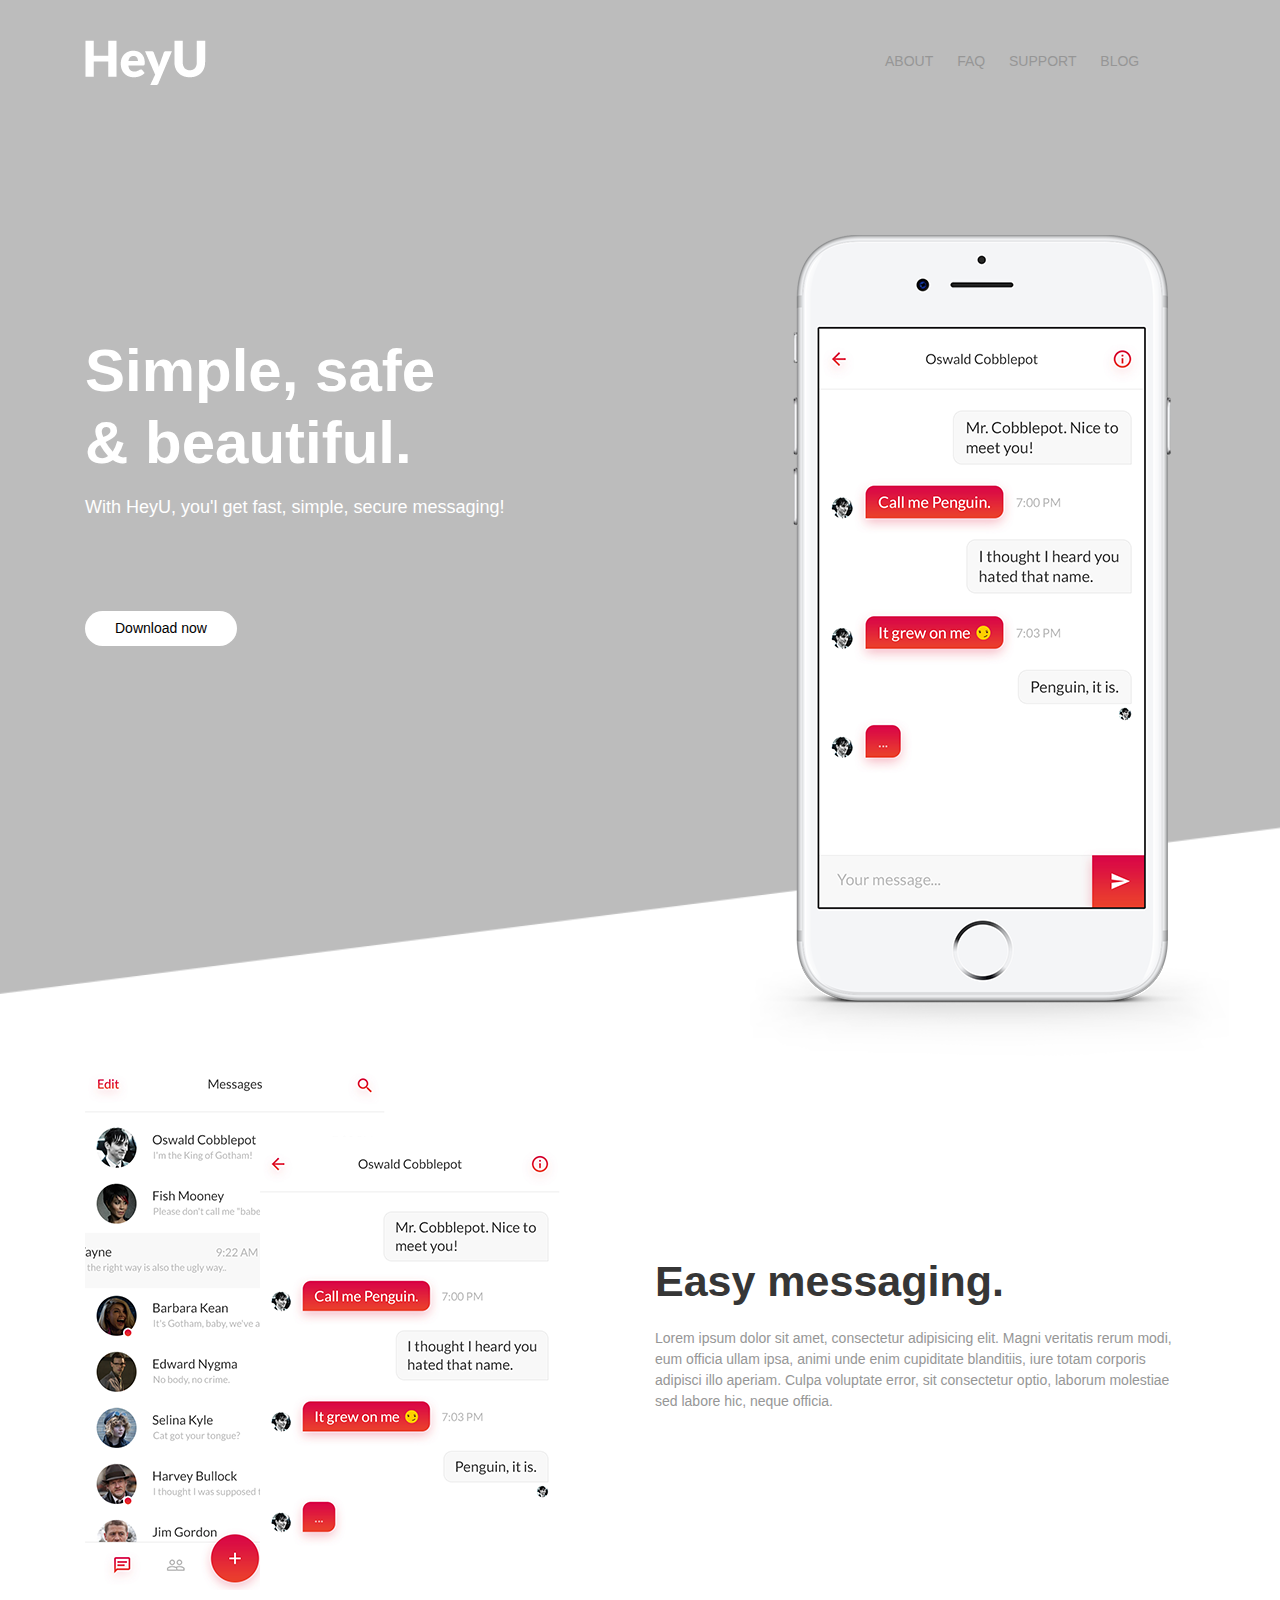
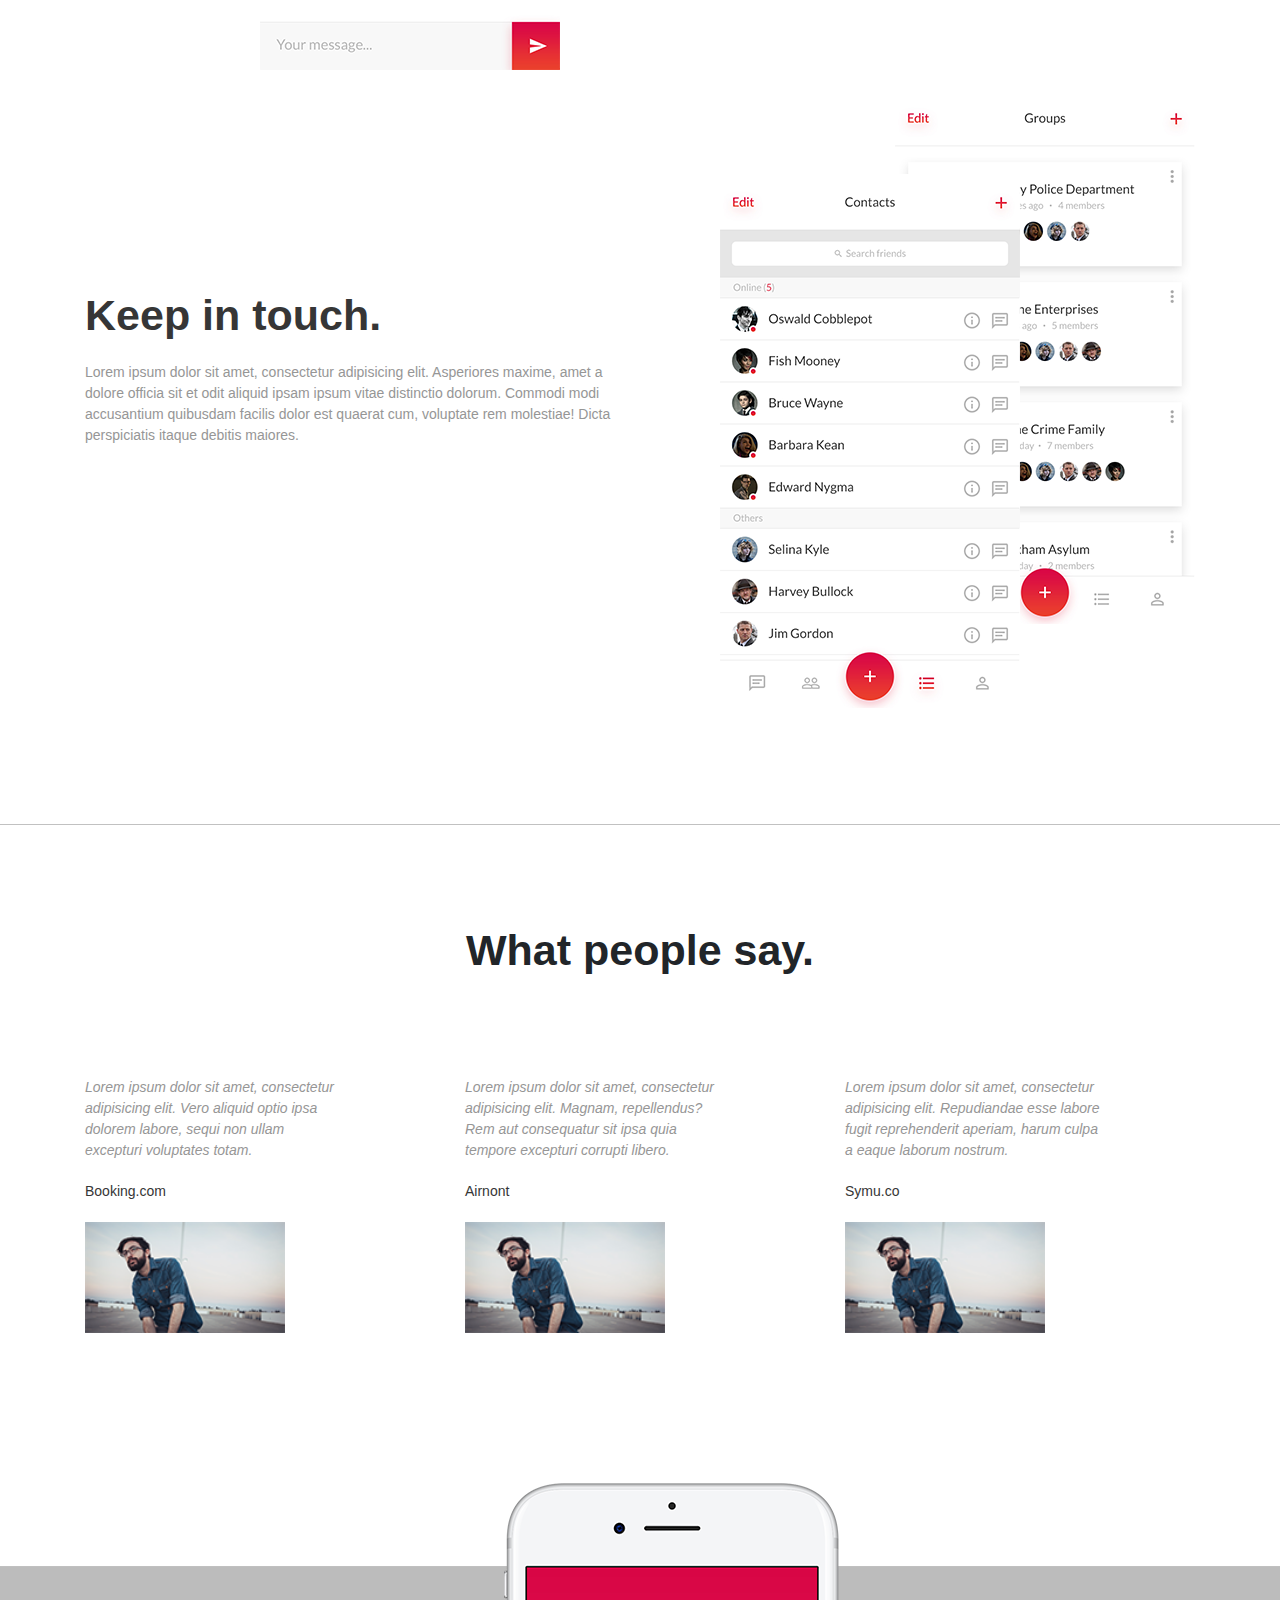
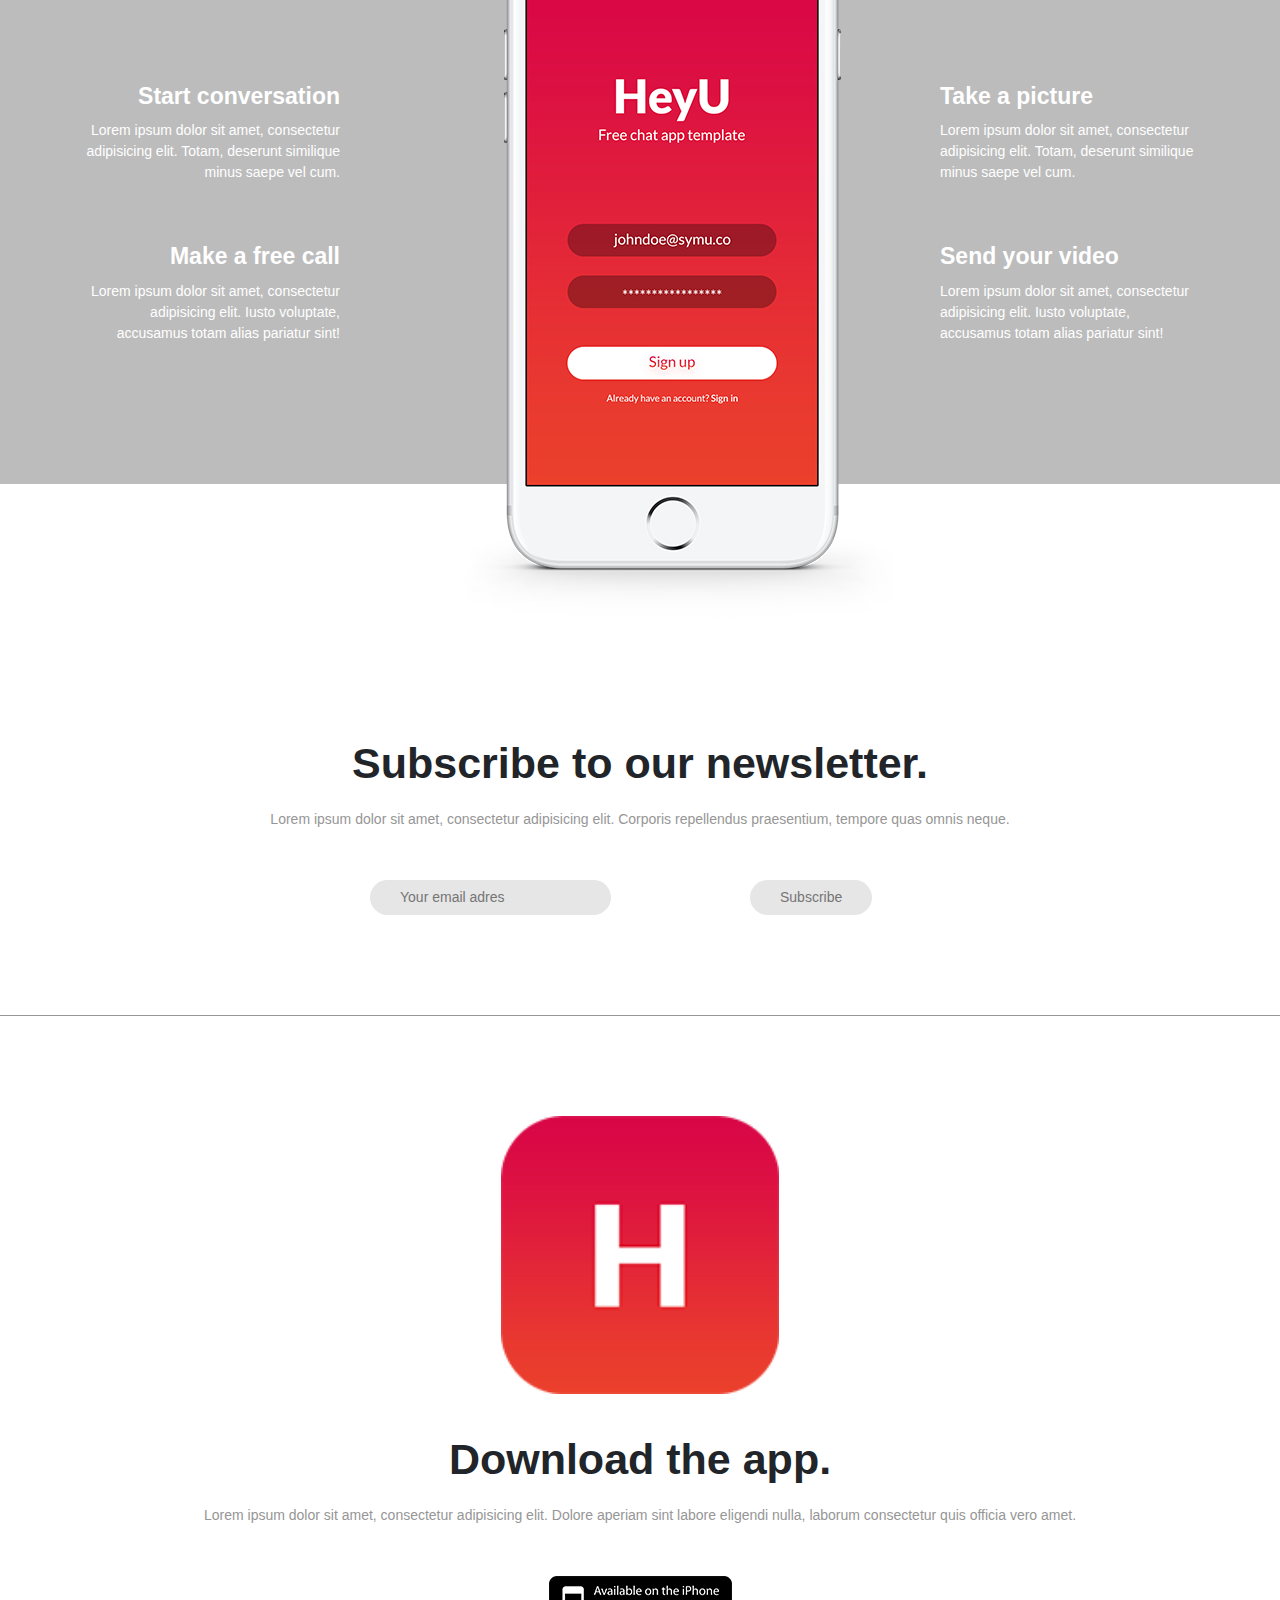
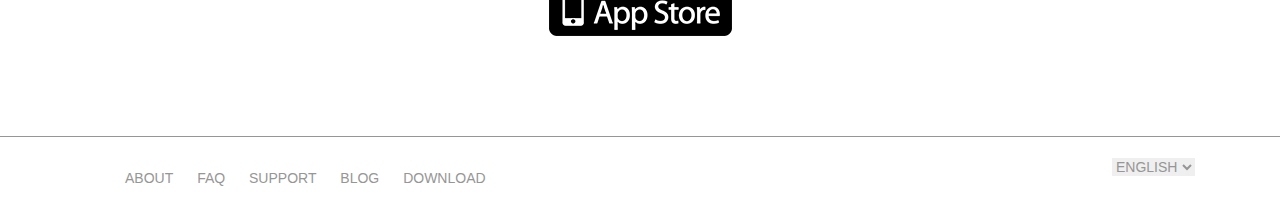
<file: HeyU1/index.html>
<!DOCTYPE html>
<html lang="zxx">
  <head>
    <meta charset="utf-8">
    <meta http-equiv="X-UA-Compatible" content="IE=edge">
    <meta name="viewport" content="width=device-width, initial-scale=1">
    <link rel="icon" href="/favicon.ico">

    <title>Counsel</title>
    <link href="css/bootstrap.css" rel="stylesheet">
    <link href="css/style.css" rel="stylesheet">
    <!-- HTML5 shim and Respond.js for IE8 support of HTML5 elements and media queries -->
    <!--[if lt IE 9]>
      <script src="https://oss.maxcdn.com/html5shiv/3.7.2/html5shiv.min.js"></script>
      <script src="https://oss.maxcdn.com/respond/1.4.2/respond.min.js"></script>
    <![endif]-->
  </head>

  <body>

  	<main class="main">
  		<div class="container">
			<header>
				<div class="row">
					<div class="col-xl-3 col-lg-3 col-sm-5 col-5">
						<div class="logo">
							<img src="img/logo.png" alt="">
						</div>
					</div>
					<div class="col-xl-4 offset-xl-5 col-lg-5 offset-lg-4 col-sm-3 offset-sm-4 col-3 offset-2">
						<nav class="menu ">
				            <button class="popup-btn"><img src="img/menu.png" alt=""></button>
							<ul>
								<li><a href="#">About</a></li>
								<li><a href="#">FAQ</a></li>
								<li><a href="#">Support</a></li>
								<li><a href="#">Blog</a></li>
							</ul>
						</nav>
					</div>
				</div>
			</header>

			<div class="row">
				<div class="col-xl-6 col-lg-6 col-md-6 col-12">
					<div class="main-title">
						<h1>Simple, safe<br>& beautiful.</h1>
						<p>With HeyU, you'l get fast, simple, secure messaging!</p>
						<button class="button">Download now</button>
					</div>
				</div>
				<div class="col-xl-4 offset-xl-1 col-lg-5 offset-lg-1 col-md-6 col-1">
					<div class="phone">
						<img src="img/phone.png" alt="">
					</div>
				</div>
			</div>
			
  		</div>
  	</main>

  	<!-- Секция с сообщениями -->

  	<section class="advantages">
  		<div class="container">
  			<div class="row">
  				<div class="col-xl-5 col-lg-5 col-md-5">
  					<div class="messages">
  						<img src="img/advantages/messages.png" alt="">
  						<div class="conversation">
  							<img src="img/advantages/conversation.png" alt="">
  						</div>
  					</div>
  				</div>
  				<div class="col-xl-6 offset-xl-1 col-lg-6 offset-lg-1 col-12">
  					<div class="easy-messaging">
  						<h2 class="advantages-h2">Easy messaging.</h2>
  						<p class="advantages-p">Lorem ipsum dolor sit amet, consectetur adipisicing elit. Magni veritatis rerum modi, eum officia ullam ipsa, animi unde enim cupiditate blanditiis, iure totam corporis adipisci illo aperiam. Culpa voluptate error, sit consectetur optio, laborum molestiae sed labore hic, neque officia.</p>
  					</div>
  				</div>
  				<div class="col-xl-6 col-lg-6 col-12">
  					<div class="keep-in-touch">
  						<h2 class="advantages-h2">Keep in touch.</h2>
  						<p class="advantages-p">Lorem ipsum dolor sit amet, consectetur adipisicing elit. Asperiores maxime, amet a dolore officia sit et odit aliquid ipsam ipsum vitae distinctio dolorum. Commodi modi accusantium quibusdam facilis dolor est quaerat cum, voluptate rem molestiae! Dicta perspiciatis itaque debitis maiores.</p>
  					</div>
  				</div>
  				<div class="col-xl-5 offset-xl-1 col-lg-5 offset-lg-1">
  					<div class="groups">
  						<img src="img/advantages/groups.png" alt="">
  						<div class="contacts"><img src="img/advantages/contacts.png" alt=""></div>
  					</div>
  				</div>

  			</div>
  		</div>
  	</section> <!-- advantages -->

  	<!-- Отзывы -->

  	<section class="feedback">
  		<div class="container">
  			<div class="section-header">
  				<h2>
  					What people say.
  				</h2>
  			</div>
  			<div class="row">
  				<div class="col-xl-3 col-md-3">
  					<div class="feedback-block">
  						<p>Lorem ipsum dolor sit amet, consectetur adipisicing elit. Vero aliquid optio ipsa dolorem labore, sequi non ullam excepturi voluptates totam.</p>
  						<a href="#">Booking.com</a>
  						<img src="img/feedback/img.png" alt="">
  					</div>
  				</div>
  				<div class="col-xl-3 offset-xl-1 col-md-3 offset-md-1">
  					<div class="feedback-block">
  						<p>Lorem ipsum dolor sit amet, consectetur adipisicing elit. Magnam, repellendus? Rem aut consequatur sit ipsa quia tempore excepturi corrupti libero.</p>
  						<a href="#">Airnont</a>
  						<img src="img/feedback/img.png" alt="">
  					</div>
  				</div>
  				<div class="col-xl-3 offset-xl-1 col-md-3 offset-md-1">
  					<div class="feedback-block">
  						<p>Lorem ipsum dolor sit amet, consectetur adipisicing elit. Repudiandae esse labore fugit reprehenderit aperiam, harum culpa a eaque laborum nostrum.</p>
  						<a href="#">Symu.co</a>
  						<img src="img/feedback/img.png" alt="">
  					</div>
  				</div>
  			</div>
  		</div>
  	</section> <!-- feedback -->

  	<section class="features">
  		<div class="container">
  			<div class="row">
  				<div class="col-xl-3 col-md-5">
  					<div class="features-preblock left">
  						<div class="features-block">
  							<h4 class="features-block-header">Start conversation</h4>
  							<p>Lorem ipsum dolor sit amet, consectetur adipisicing elit. Totam, deserunt similique minus saepe vel cum.</p>
  						</div>
  						<div class="features-block">
  							<h4 class="features-block-header">Make a free call</h4>
  							<p>Lorem ipsum dolor sit amet, consectetur adipisicing elit. Iusto voluptate, accusamus totam alias pariatur sint!</p>
  						</div>
  					</div>
  				</div>
  				<div class="col-xl-4 offset-xl-1 col-md-2">
  					<div class="features-iphone">
  						<img src="img/features/iphone7.png" alt="">
  					</div>
  				</div>
  				<div class="col-xl-3 offset-xl-1 col-md-5">
  					<div class="features-preblock right">
  						<div class="features-block">
  							<h4 class="features-block-header">Take a picture</h4>
  							<p>Lorem ipsum dolor sit amet, consectetur adipisicing elit. Totam, deserunt similique minus saepe vel cum.</p>
  						</div>
  						<div class="features-block">
  							<h4 class="features-block-header">Send your video</h4>
  							<p>Lorem ipsum dolor sit amet, consectetur adipisicing elit. Iusto voluptate, accusamus totam alias pariatur sint!</p>
  						</div>
  					</div>
  				</div>
  			</div>
  		</div>
  	</section>

  	<section class="subscribe">
  		<div class="container">
  			<div class="section-header">
  				<h2>Subscribe to our newsletter.</h2>
  				<p>Lorem ipsum dolor sit amet, consectetur adipisicing elit. Corporis repellendus praesentium, tempore quas omnis neque.</p>
  			</div>
				<form class="subscribe-form" action="#" method="post">
					<div class="row">
						<div class="col-xl-2 offset-xl-3 col-md-3 offset-md-2">
							<input class="subscribe-form-input email-input" type="email" name="email" placeholder="Your email adres">
						</div>
						<div class="col-xl-2 offset-xl-2 col-md-2 offset-md-2">
							<input class="button subscribe-form-input" type="submit" value="Subscribe">
						</div>
					</div>
				</form>
  		</div>
  	</section>

  	<section class="download">
  		<div class="container">
  				<img class="app-icon" src="img/Download/App-icon.png" alt="">
  				<div class="section-header">
  					<h2>Download the app.</h2>
  					<p>Lorem ipsum dolor sit amet, consectetur adipisicing elit. Dolore aperiam sint labore eligendi nulla, laborum consectetur quis officia vero amet.</p>
  				</div>
  				<img class="app-store" src="img/Download/app-store.png" alt="">
  		</div>
  	</section>

  	<footer class="footer">
  		<div class="container">
  			<div class="row">
  				<div class="col-xl-5 col-md-6 col-3">
					<nav class="menu">
						<ul>
							<li><a href="#">About</a></li>
							<li><a href="#">FAQ</a></li>
							<li><a href="#">Support</a></li>
							<li><a href="#">Blog</a></li>
							<li><a href="#">Download</a></li>
						</ul>
					</nav>
				</div>
				<div class="col-xl-2 offset-xl-5 col-md-3 offset-md-3 col-4 offset-5 text-right">
					<select class="select-languages">
					  <option>English</option>
					  <option>Russian</option>
					</select>
				</div>
  			</div>
  		</div>
  	</footer>

    <!-- Модальные окна -->

    <div class="popup">
      <div class="popup-dialog">
      	<div class="popup-close-field">
      		<button class="popup-close"></button>
      	</div>
        <div class="popup-content">
          <h4 class="popup-header">Menu</h4>
            <ul>
              <li><a href="#">About</a></li>
              <li><a href="#">FAQ</a></li>
              <li><a href="#">Support</a></li>
              <li><a href="#">Blog</a></li>
            </ul>
        </div>
      </div>
    </div>

    <script src="https://ajax.googleapis.com/ajax/libs/jquery/1.11.3/jquery.min.js"></script>


    <script>
      $(document).ready(function() {
        $('.popup-btn').on('click', function(event) {
          event.preventDefault();
          $('.popup').fadeIn();
        });
        $('.popup-close').on('click', function(event) {
          event.preventDefault();
          $('.popup').fadeOut();
        })
      });
    </script>

  </body>
</html>
</file>
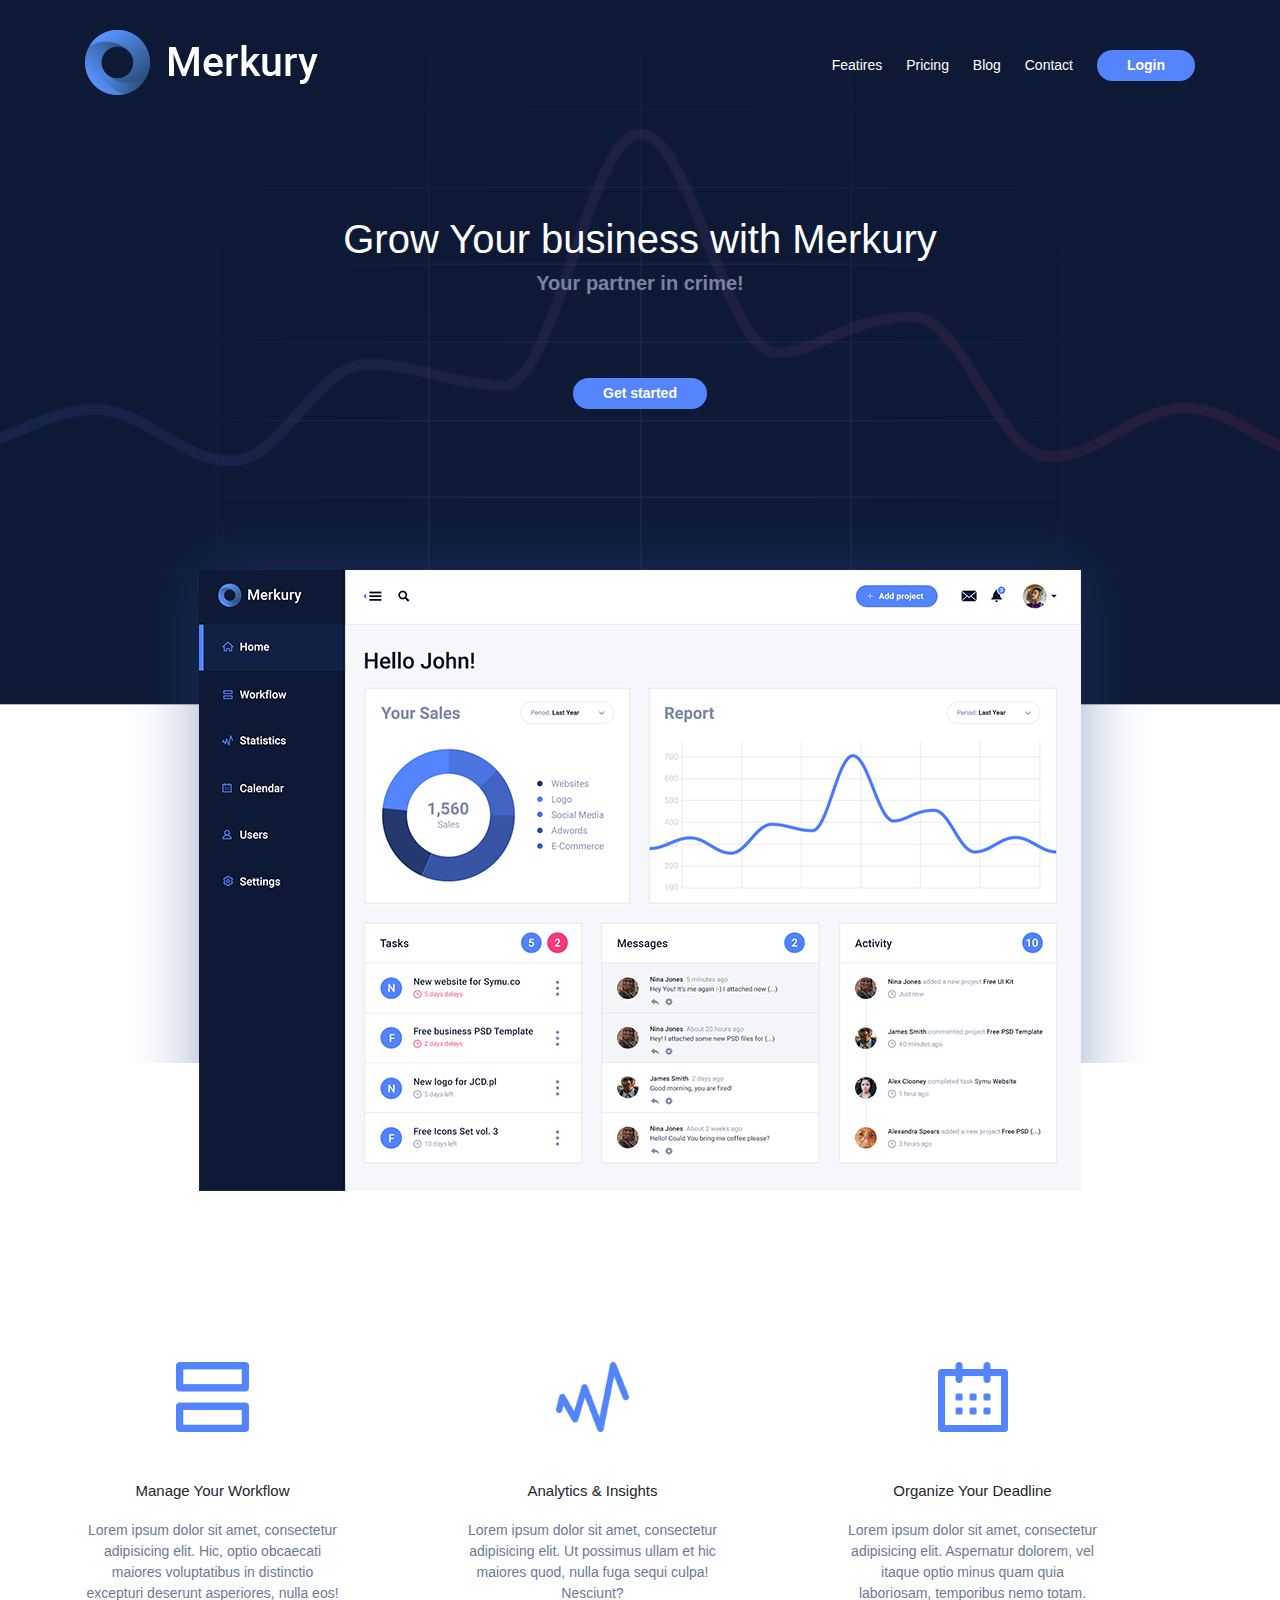
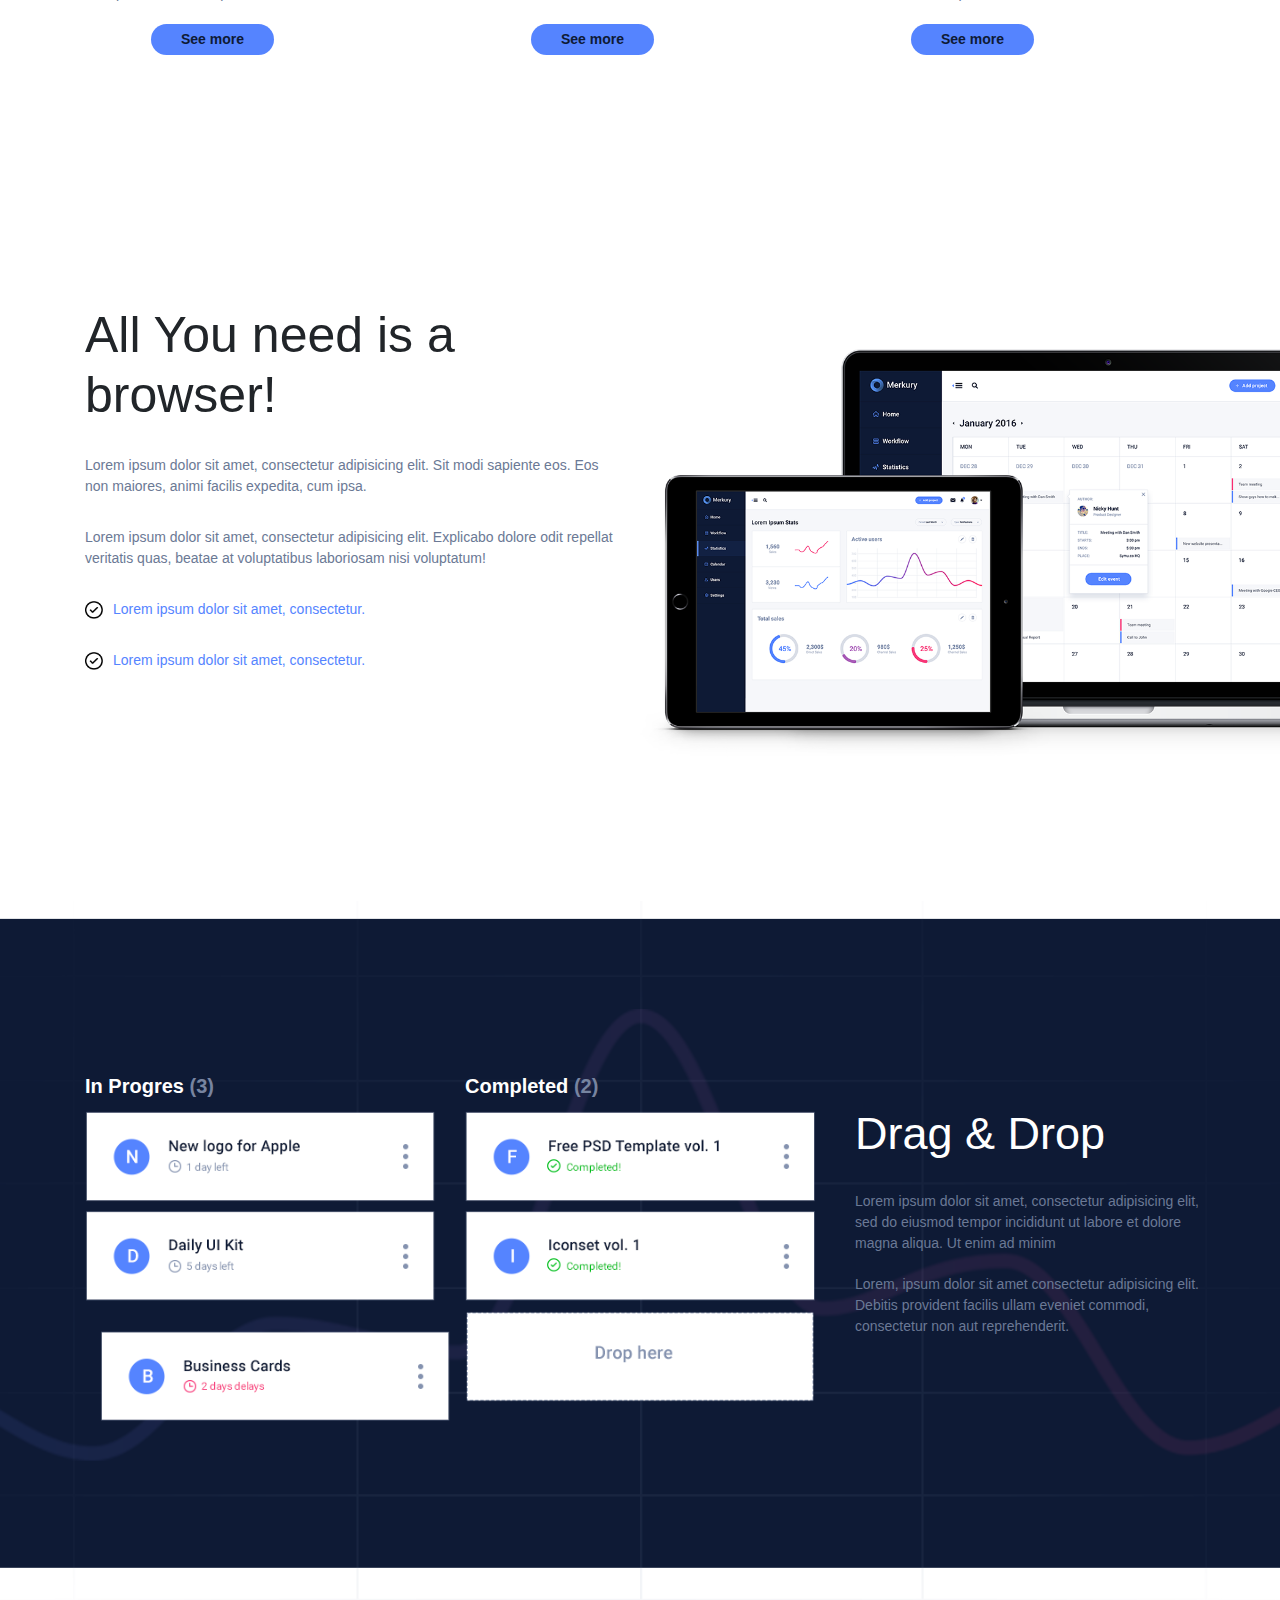
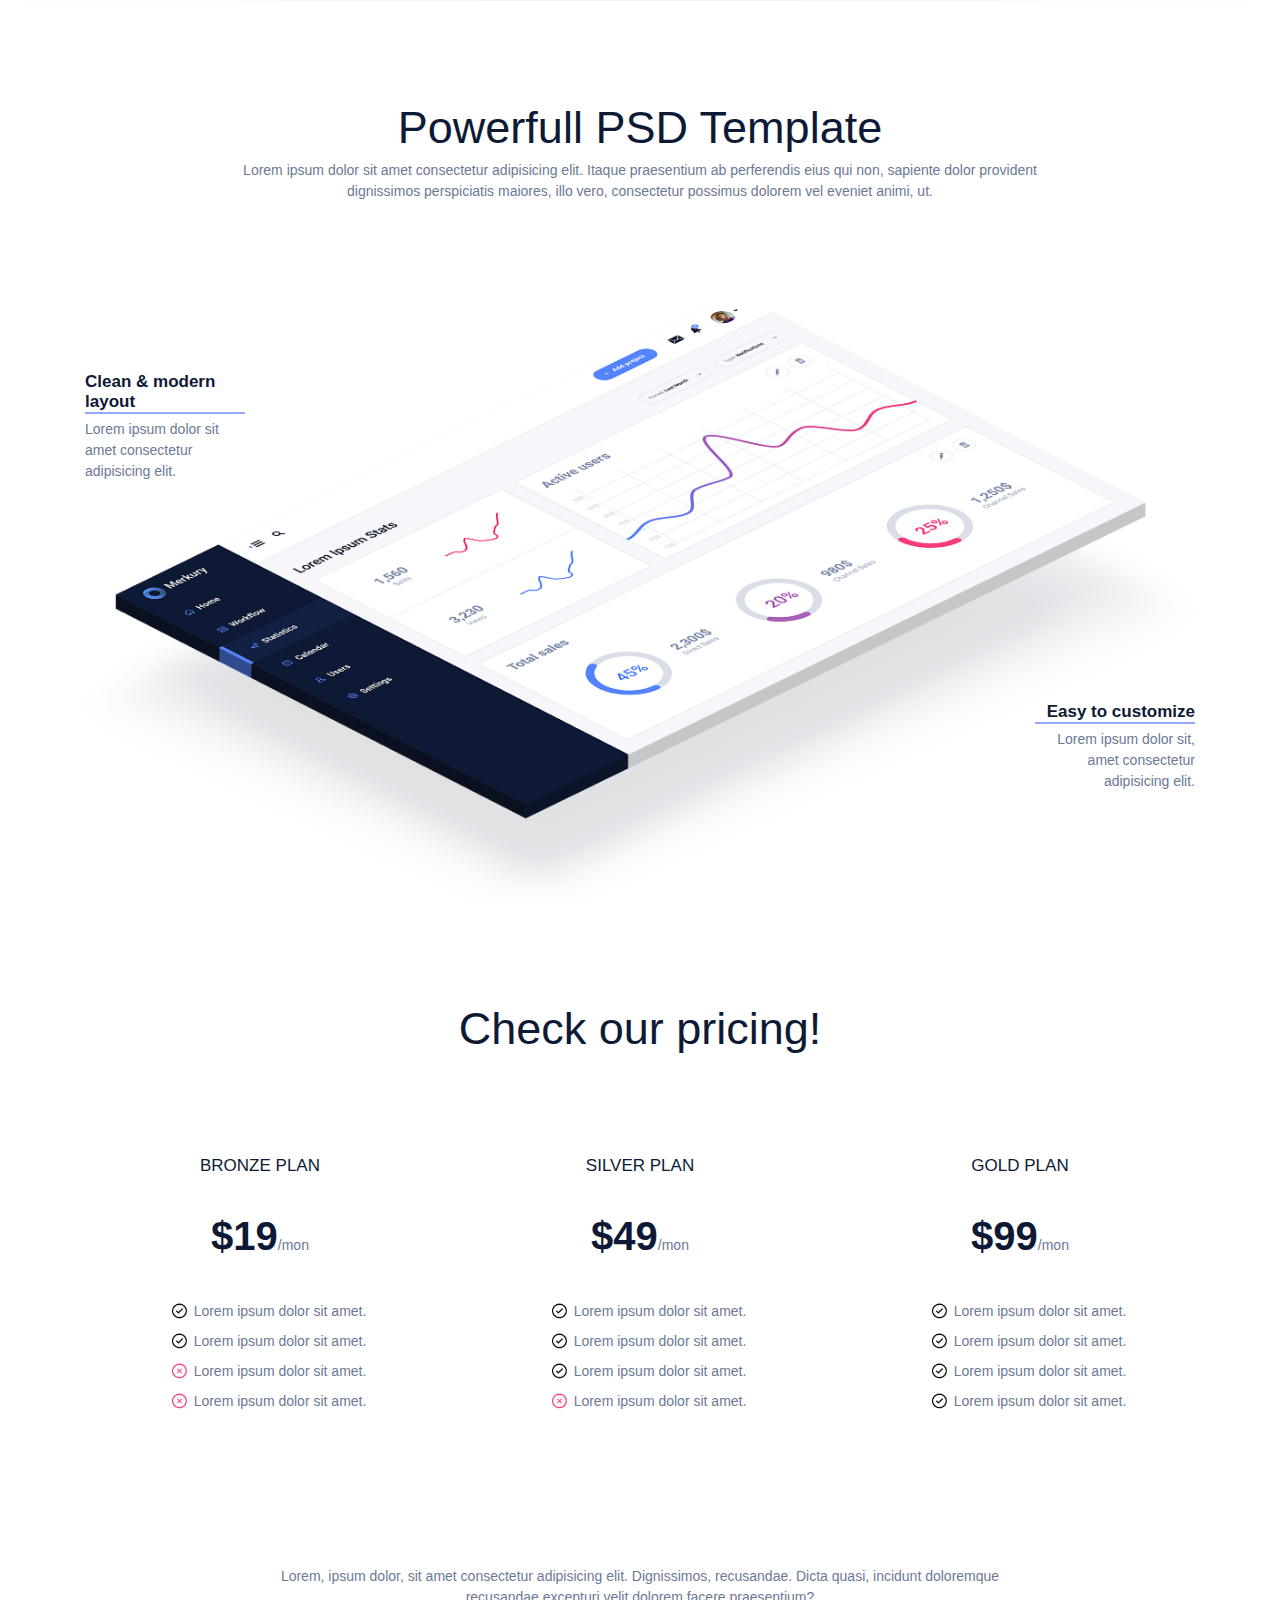
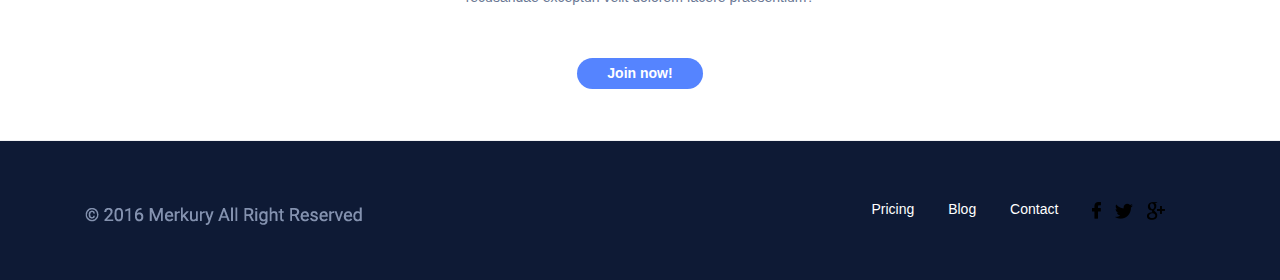
<file: Merkury-final/index.html>
<!DOCTYPE html>
<html lang="en">
  <head>
    <meta charset="utf-8">
    <meta http-equiv="X-UA-Compatible" content="IE=edge">
    <meta name="viewport" content="width=device-width, initial-scale=1">
    <link rel="icon" href="/favicon.ico">

    <title>Merkury</title>
    <link href="css/bootstrap.css" rel="stylesheet">
    <link href="css/style.css" rel="stylesheet">
  </head>

  <body>

   <main class="main">
   		<div class="container">
   			<header class="main-header">
   				<div class="row">
   					<div class="col-lg-2 col-md-6 col-5">
   						<div class="logo">
   							<img class="logo-img" src="img/main/logo.png" alt="">
   						</div>
   					</div>
   					<div class="col-lg-5 offset-lg-5 col-md-5 offset-md-1 col-7 text-right">
   						<nav class="menu">
   							<ul>
   								<li><a href="#">Featires</a></li>
   								<li><a href="#">Pricing</a></li>
   								<li><a href="#">Blog</a></li>
   								<li><a href="#">Contact</a></li>
   								<button class="button button-login">Login</button>
   							</ul>
   							<button class="button popup-btn-login">Login</button>
   							<button class="popup-btn button button-menu"><img src="img/main/menu.png" alt=""></button>
   						</nav>
   					</div>
   				</div>
   			</header>
   			<div class="col-lg-8 offset-lg-2">
   				<div class="main-title">
   					<h1>Grow Your business with Merkury</h1>
   					<p>Your partner in crime!</p>
   					<button class="button">Get started</button>
   				</div>
   				<div class="crime">
   					<img src="img/main/crime.png" alt="">
   				</div>
   			</div>
   		</div>
   </main>

   <section class="features">
   	<div class="container">
   		<div class="row">
   			<div class="col-lg-3">
   				<div class="features-block">
   					<img src="img/features/manage your workflow.png" alt="">
   					<h4>Manage Your Workflow</h4>
   					<p>Lorem ipsum dolor sit amet, consectetur adipisicing elit. Hic, optio obcaecati maiores voluptatibus in distinctio excepturi deserunt asperiores, nulla eos!</p>
   					<button class="button button-dark">See more</button>
   				</div>
   			</div>
   			<div class="col-lg-3 offset-lg-1">
   				<div class="features-block">
   					<img src="img/features/analytics & insights.png" alt="">
   					<h4>Analytics & Insights</h4>
   					<p>Lorem ipsum dolor sit amet, consectetur adipisicing elit. Ut possimus ullam et hic maiores quod, nulla fuga sequi culpa! Nesciunt?</p>
   					<button class="button button-dark">See more</button>
   				</div>
   			</div>
   			<div class="col-lg-3 offset-lg-1">
   				<div class="features-block">
   					<img src="img/features/organize your deadline.png" alt="">
   					<h4>Organize Your Deadline</h4>
   					<p>Lorem ipsum dolor sit amet, consectetur adipisicing elit. Aspernatur dolorem, vel itaque optio minus quam quia laboriosam, temporibus nemo totam.</p>
   					<button class="button button-dark">See more</button>
   				</div>
   			</div>
   		</div>
   	</div>
   </section>

   <section class="all-you-need">
   	<div class="container">
   		<div class="row">
   			<div class="col-lg-6 col-12">
   				<div class="all-you-need-title">
   					<h2>All You need is a browser!</h2>
   					<p>Lorem ipsum dolor sit amet, consectetur adipisicing elit. Sit modi sapiente eos. Eos non maiores, animi facilis expedita, cum ipsa.</p>
   					<p>Lorem ipsum dolor sit amet, consectetur adipisicing elit. Explicabo dolore odit repellat veritatis quas, beatae at voluptatibus laboriosam nisi voluptatum!</p>
   					<p class="lorem">Lorem ipsum dolor sit amet, consectetur.</p>
   					<p class="lorem">Lorem ipsum dolor sit amet, consectetur.</p>
   				</div>
   			</div>
   		</div>
   	</div>
   </section>

   <section class="drag-drop">
   	<div class="container">
   		<div class="row">
			<div class="col-lg-4">
				<div class="in-progres workflow">
					<p>In Progres <span>(3)</span></p>
					<img src="img/Drag-Drop/in-progres-1.png" alt="">
					<div class="bussines-card">
						<img src="img/Drag-Drop/in-progres-2.png" alt="">
					</div>
				</div>
   			</div>
   			<div class="col-lg-4">
   				<div class="completed workflow">
   					<p>Completed <span>(2)</span></p>
   					<img src="img/Drag-Drop/completed-1.png" alt="">
   					<img class="drop" src="img/Drag-Drop/completed-2.png" alt="">
   				</div>
   			</div>
   			<div class="col-lg-4">
   				<div class="title">
   					<h2>Drag & Drop</h2>
   					<p>Lorem ipsum dolor sit amet, consectetur adipisicing elit, sed do eiusmod
   					tempor incididunt ut labore et dolore magna aliqua. Ut enim ad minim</p>
   					<p>Lorem, ipsum dolor sit amet consectetur adipisicing elit. Debitis provident facilis ullam eveniet commodi, consectetur non aut reprehenderit.</p>
   				</div>
   			</div>
   		</div>
   	</div>
   </section>

   <section class="psd-template">
   	<div class="container">
   			<div class="section-header">
   				<h2>Powerfull PSD Template</h2>
   				<p>Lorem ipsum dolor sit amet consectetur adipisicing elit. Itaque praesentium ab perferendis eius qui non, sapiente dolor provident dignissimos perspiciatis maiores, illo vero, consectetur possimus dolorem vel eveniet animi, ut.</p>
   			</div>
   			<div class="background">
	   			<div class="row">
	   				<div class="col-lg-2">
	   					<div class="task">
	   						<h4>Clean & modern layout</h4>
	   						<p>Lorem ipsum dolor sit amet consectetur adipisicing elit.</p>
	   					</div>
	   				</div>
	   				<div class="col-lg-2 offset-lg-8">
	   					<div class="task task-bottom">
	   						<h4>Easy to customize</h4>
	   						<p>Lorem ipsum dolor sit, amet consectetur adipisicing elit.</p>
	   					</div>
	   				</div>
	   			</div>
	   		</div>
   	</div>
   </section>

   <section class="prices">
   	<div class="container">
   		<div class="section-header">
   			<h2>Check our pricing!</h2>
   		</div>
   		<div class="row">
			<div class="col-xl-4 col-lg-4 col-12">
   				<div class="prices-block">
   					<h4>bronze plan</h4>
	   				<p class="price"><span>$19</span>/mon</p>
	   				<ul>
	   					<li>Lorem ipsum dolor sit amet.</li>
	   					<li>Lorem ipsum dolor sit amet.</li>
	   					<li class="none">Lorem ipsum dolor sit amet.</li>
	   					<li class="none">Lorem ipsum dolor sit amet.</li>
	   				</ul>
   				</div>
   			</div>
   			<div class="col-xl-4 col-lg-4 col-12">
   				<div class="prices-block">
   					<h4>silver plan</h4>
	   				<p class="price"><span>$49</span>/mon</p>
	   				<ul>
	   					<li>Lorem ipsum dolor sit amet.</li>
	   					<li>Lorem ipsum dolor sit amet.</li>
	   					<li>Lorem ipsum dolor sit amet.</li>
	   					<li class="none">Lorem ipsum dolor sit amet.</li>
	   				</ul>
   				</div>
   			</div>
   			<div class="col-xl-4 col-lg-4 col-12">
   				<div class="prices-block">
   					<h4>gold plan</h4>
	   				<p class="price"><span>$99</span>/mon</p>
	   				<ul>
	   					<li>Lorem ipsum dolor sit amet.</li>
	   					<li>Lorem ipsum dolor sit amet.</li>
	   					<li>Lorem ipsum dolor sit amet.</li>
	   					<li>Lorem ipsum dolor sit amet.</li>
	   				</ul>
   				</div>
   			</div>
   			<div class="col-lg-8 offset-lg-2">
   				<div class="recomendation">
   					<p>Lorem, ipsum dolor, sit amet consectetur adipisicing elit. Dignissimos, recusandae. Dicta quasi, incidunt doloremque recusandae excepturi velit dolorem facere praesentium?</p>
   					<button class="button">Join now!</button>
   				</div>
   			</div>
   		</div>
   	</div>
   </section>

   <footer class="footer">
   	<div class="container">
   		<div class="row">
   			<div class="col-lg-3">
   				<div class="merkury">
   					<img class="footer-img" src="img/footer/Merkury.png" alt="">
   				</div>
   			</div>
   			<div class="col-xl-4 offset-xl-5 col-lg-5 offset-lg-4">
   				<div class="menu">
   					<ul>
   						<li><a href="#">Pricing</a></li>
   						<li><a href="#">Blog</a></li>
   						<li><a href="#">Contact</a></li>
   						<li id="social-networks"><a href="#"><img src="img/footer/facebook.png"></a> <a href="#"><img src="img/footer/twitter.png" alt=""></a> <a href="#"><img src="img/footer/google+.png" alt=""></a></li>
   					</ul>
   				</div>
   			</div>
   		</div>
   	</div>
   </footer>

   <!-- Модальные окна -->

   <div class="popup">
   	<div class="popup-dialog">
   		<div class="popup-close"></div>
   		<div class="popup-content">
   			<h4>Menu</h4>
   			<ul>
   				<li><a href="#">Features</a></li>
   				<li><a href="#">Pricing</a></li>
   				<li><a href="#">Blog</a></li>
   				<li id="last"><a href="#">Contact</a></li>
   			</ul>
   		</div>
   	</div>
   </div>

   <script src="https://ajax.googleapis.com/ajax/libs/jquery/1.11.3/jquery.min.js"></script>

   <script>
      $(document).ready(function() {
      	$('.popup-btn').on('click', function(event) {
      		event.preventDefault();
      		$('.popup-dialog').css({
      			animationName: 'fadeInLeft'
      		});
      		$('.popup').css({
      			display: 'block'
      		})
      		});
      	})
      	$('.popup-close').on('click', function(event) {
      		event.preventDefault();
      		$('.popup-dialog').css({
      			animationName: 'fadeOutLeft'
      		});
      		$('.popup').fadeOut(300);
      	})
    </script>

    <!-- Bootstrap core JavaScript
    ================================================== -->
    <!-- Placed at the end of the document so the pages load faster -->

    <script src="https://maxcdn.bootstrapcdn.com/bootstrap/3.3.6/js/bootstrap.min.js"></script>
    <!-- IE10 viewport hack for Surface/desktop Windows 8 bug -->
  </body>
</html>
</file>
<file: github/css/style.css>
*{-webkit-box-sizing:border-box;box-sizing:border-box}html{font-size:10px}body{font-size:1.4rem;font-family:sans-serif}a:hover{text-decoration:none}button:hover,input:hover,a:hover,textarea:hover,select:hover{-webkit-transition:all .2s;transition:all .2s}button:focus,input:focus,a:focus,textarea:focus,select:focus{outline:none}.section-header{text-align:center}.section-header h2{margin:2rem 0;font-size:4.3rem;font-family:sans-serif;font-weight:700}.section-header p{color:#969696}.button{padding:.7rem 3rem;border-radius:100px;border:none;background-color:#fff}.button:hover{background-color:#e6e6e6}.menu{text-transform:uppercase}.menu .popup-btn{display:none;border:none}.menu .popup-btn img{background-size:100%}.menu ul{list-style-type:none;margin-bottom:0}.menu li{display:inline-block;-webkit-transform:translateY(50%);transform:translateY(50%);margin-right:2rem}.menu a{text-decoration:none;color:#969696}.menu a:hover{color:#7d7d7d}.main{background:url(../img/main-bg-2.png) top no-repeat;background:url(../img/main-bg.png) top no-repeat;background-size:cover}.main header{padding-top:4rem;margin-bottom:15rem}.main-title{margin-top:10rem}.main-title h1{font-size:6rem;font-family:sans-serif;font-weight:700;color:#fff}.main-title p{font-size:1.8rem;color:#fff;margin-top:1.5rem;margin-bottom:9rem}.main .phone{text-align:right}.advantages .messages .conversation{position:absolute;left:40%;top:15%}.advantages .easy-messaging{margin-top:20rem}.advantages .advantages-h2{font-size:4.3rem;font-family:sans-serif;font-weight:700;margin-bottom:2rem;color:#363636}.advantages .advantages-p{color:#969696}.advantages .keep-in-touch{margin-top:30rem}.advantages .groups{text-align:right;margin:10rem 0}.advantages .groups .contacts{position:absolute;right:40%;top:25%}.feedback{border-top:1px solid #c1c1c1;margin-top:10rem}.feedback .section-header{margin:10rem 0}.feedback-block p{font-style:italic;color:#969696;margin-bottom:2rem}.feedback-block a{color:#363636;-webkit-transition:.3s;transition:.3s}.feedback-block a:hover{color:#000}.feedback-block img{display:block;margin-top:2rem}.features{background:url('../img/features/features-bg.png') center no-repeat;background-size:100% 52rem;padding:10rem 0}.features-preblock{margin-top:25rem;text-align:right;color:#fff}.features-block-header{font-size:2.3rem;font-family:sans-serif;font-weight:700;margin:6rem 0 1rem}.features-iphone img{margin-top:5rem}.features .right{text-align:left}.subscribe{padding-bottom:10rem}.subscribe-form{margin-top:5rem}.subscribe-form-input{padding:.7rem 3rem;border:none;border-radius:100px;border-color:#969696;margin-right:10rem;background-color:#e6e6e6}.subscribe-form .button{background-color:#e6e6e6;color:#757575}.subscribe-form .button:hover{background-color:#ccc}.download{padding:10rem 0;border-top:1px solid #969696}.download .app-icon{display:block;margin:auto auto 4rem}.download .app-store{display:block;margin:auto;margin-top:5rem}.footer{border-top:1px solid #969696;padding:2rem 0}.footer .select-languages{border:none;text-transform:uppercase;color:#969696}.footer .select-languages:hover{cursor:pointer;color:#7d7d7d}.popup{display:none;position:fixed;top:0;right:0;width:100%;height:100%;z-index:9;background-color:rgba(0,0,0,0.5)}.popup-content{position:fixed;top:0;right:0;width:300px;min-height:100rem;background-color:#e42937}.popup-close{position:absolute;top:-1%;left:-13%;border:none;background-color:transparent;text-align:center;font-size:3rem;color:#fff}.popup-header{margin:1rem 4rem 2rem;font-size:2rem;text-transform:uppercase;font-family:sans-serif;font-weight:700;color:#fff}.popup-content ul{list-style-type:none;margin-left:0}.popup-content ul li{margin-bottom:.5rem}.popup-content ul li a{color:#fff}.popup-content ul li a:hover{color:#ccc}@media (max-width:1199px){.features{margin:10rem 0}.features-preblock{margin:auto 0}.features-iphone{display:none;position:absolute}}@media (max-width:991px){.main-title h1{font-size:5rem}.menu .popup-btn{display:inline-block;margin-left:10rem}.menu ul{display:none}.advantages .messages{display:none}.advantages .easy-messaging{margin-top:10rem}.advantages .keep-in-touch{margin-top:5rem}.advantages .groups{display:none}}@media (max-width:767px){.main{padding-bottom:10rem}.main header{margin-bottom:4rem}.main-title{margin-top:0}.main-title h1{font-size:4rem}.main .phone{display:none}.feedback-block img{margin-bottom:5rem}.subscribe-form{text-align:center}.subscribe-form-input{-webkit-transform:translateX(15%);transform:translateX(15%);margin-bottom:2rem}}
</file>
<file: HeyU original/css/style.css>
* {
  -webkit-box-sizing: border-box;
          box-sizing: border-box;
}
/* fonts */
/* Colors */
/* Basic sitting */
html {
  font-size: 10px;
}
body {
  font-size: 1.4rem;
  font-family: sans-serif;
}
a:hover {
  text-decoration: none;
}
button:hover,
input:hover,
a:hover,
textarea:hover,
select:hover {
  -webkit-transition: all 0.2s;
  transition: all 0.2s;
}
button:focus,
input:focus,
a:focus,
textarea:focus,
select:focus {
  outline: none;
}
.section-header {
  text-align: center;
}
.section-header h2 {
  margin: 2rem 0;
  font-size: 4.3rem;
  font-family: sans-serif;
  font-weight: 700;
}
.section-header p {
  color: #969696;
}
.button {
  padding: 0.7rem 3rem;
  border-radius: 100px;
  border: none;
  background-color: #ffffff;
}
.button:hover {
  background-color: #e6e6e6;
}
.menu {
  text-transform: uppercase;
}
.menu .popup-btn {
  position: absolute;
  right: 10%;
  display: none;
  border: none;
  border-radius: 4px;
}
.menu .popup-btn img {
  width: 4rem;
}
.menu ul {
  list-style-type: none;
  margin-bottom: 0;
}
.menu li {
  display: inline-block;
  -webkit-transform: translateY(50%);
          transform: translateY(50%);
  margin-right: 2rem;
}
.menu a {
  text-decoration: none;
  color: #969696;
}
.menu a:hover {
  color: #7d7d7d;
}
/* Главныая секция */
.main {
  width: 100%;
  background: url(../img/main-bg-2.png) top no-repeat;
  background: url(../img/main-bg.png) top no-repeat;
  background-size: cover;
}
.main header {
  padding-top: 4rem;
  margin-bottom: 15rem;
}
.main-title {
  margin-top: 10rem;
}
.main-title h1 {
  font-size: 6rem;
  font-family: sans-serif;
  font-weight: 700;
  color: #ffffff;
}
.main-title p {
  font-size: 1.8rem;
  color: #ffffff;
  margin-top: 1.5rem;
  margin-bottom: 9rem;
}
.main .phone {
  text-align: right;
}
.advantages .messages .conversation {
  position: absolute;
  left: 40%;
  top: 15%;
}
.advantages .easy-messaging {
  margin-top: 20rem;
}
.advantages .advantages-h2 {
  font-size: 4.3rem;
  font-family: sans-serif;
  font-weight: 700;
  margin-bottom: 2rem;
  color: #363636;
}
.advantages .advantages-p {
  color: #969696;
}
.advantages .keep-in-touch {
  margin-top: 30rem;
}
.advantages .groups {
  text-align: right;
  margin: 10rem 0;
}
.advantages .groups .contacts {
  position: absolute;
  right: 40%;
  top: 25%;
}
.advantages-two {
  display: none;
}
/* Блок с отзывами */
.feedback {
  border-top: 1px solid #C1C1C1;
  margin-top: 10rem;
}
.feedback .section-header {
  margin: 10rem 0;
}
.feedback-block p {
  font-style: italic;
  color: #969696;
  margin-bottom: 2rem;
}
.feedback-block a {
  color: #363636;
  -webkit-transition: 0.3s;
  transition: 0.3s;
}
.feedback-block a:hover {
  color: #000000;
}
.feedback-block img {
  display: block;
  margin-top: 2rem;
}
/* Блок с преймуществами */
.features {
  background: url('../img/features/features-bg.png') center no-repeat;
  background-size: 100% 52rem;
  padding: 10rem 0;
}
.features-preblock {
  margin-top: 25rem;
  text-align: right;
  color: #ffffff;
}
.features-block-header {
  font-size: 2.3rem;
  font-family: sans-serif;
  font-weight: 700;
  margin: 6rem 0 1rem;
}
.features-iphone img {
  margin-top: 5rem;
}
.features .right {
  text-align: left;
}
.subscribe {
  padding-bottom: 10rem;
}
.subscribe-form {
  margin-top: 5rem;
}
.subscribe-form-input {
  padding: 0.7rem 3rem;
  border: none;
  border-radius: 100px;
  border-color: #969696;
  margin-right: 10rem;
  background-color: #e6e6e6;
}
.subscribe-form .button {
  background-color: #e6e6e6;
  color: #757575;
}
.subscribe-form .button:hover {
  background-color: #cccccc;
}
.download {
  padding: 10rem 0;
  border-top: 1px solid #969696;
}
.download .app-icon {
  display: block;
  margin: auto auto 4rem;
  width: 25%;
}
.download .app-store {
  display: block;
  margin: auto;
  margin-top: 5rem;
}
.footer {
  border-top: 1px solid #969696;
  padding: 2rem 0;
}
.footer .select-languages {
  border: none;
  text-transform: uppercase;
  color: #969696;
}
.footer .select-languages:hover {
  cursor: pointer;
  color: #7d7d7d;
}
/* Модальные окна */
.popup {
  display: none;
  position: fixed;
  top: 0;
  right: 0;
  width: 100%;
  height: 100%;
  z-index: 9;
  background-color: rgba(0, 0, 0, 0.5);
}
.popup-content {
  position: fixed;
  top: 0;
  right: 0;
  width: 70%;
  min-height: 100%;
  background-color: #E42937;
}
.popup-close {
  position: absolute;
  top: -1%;
  left: -13%;
  border: none;
  background-color: transparent;
  text-align: center;
  font-size: 3rem;
  color: #ffffff;
}
.popup-header {
  margin: 1rem 4rem 2rem;
  font-size: 2rem;
  text-transform: uppercase;
  font-family: sans-serif;
  font-weight: 700;
  color: #ffffff;
}
.popup-content ul {
  list-style-type: none;
  margin-left: 0;
}
.popup-content ul li {
  margin-bottom: 0.5rem;
}
.popup-content ul li a {
  color: #ffffff;
}
.popup-content ul li a:hover {
  color: #cccccc;
}
/* media */
@media (max-width: 1199px) {
  .main .phone img {
    width: 100%;
  }
  .features {
    margin: 10rem 0;
  }
  .features-preblock {
    margin: auto 0;
  }
  .features-iphone {
    display: none;
    position: absolute;
  }
}
@media (max-width: 991px) {
  .main-title h1 {
    font-size: 5rem;
  }
  .menu .popup-btn {
    display: inline-block;
    margin-left: 10rem;
  }
  .menu ul {
    display: none;
  }
  .advantages .messages {
    display: none;
  }
  .advantages .easy-messaging {
    margin-top: 10rem;
  }
  .advantages .keep-in-touch {
    margin-top: 5rem;
  }
  .advantages .groups {
    display: none;
  }
}
@media (max-width: 767px) {
  .main {
    padding-bottom: 10rem;
  }
  .main .popup-btn {
    position: absolute;
  }
  .main header {
    margin-bottom: 4rem;
  }
  .main-title {
    margin-top: 0;
  }
  .main-title h1 {
    font-size: 4rem;
  }
  .main .phone {
    display: none;
  }
  .feedback-block img {
    margin-bottom: 5rem;
  }
  .subscribe-form {
    text-align: center;
  }
  .subscribe-form-input {
    -webkit-transform: translateX(15%);
            transform: translateX(15%);
    margin-bottom: 2rem;
  }
}
@media (max-width: 575px) {
  .main .popup-btn {
    position: absolute;
    right: -40%;
  }
}
</file>
<file: HeyU-final/css/style.css>
*{-webkit-box-sizing:border-box;box-sizing:border-box}html{font-size:10px}body{font-size:1.4rem;font-family:sans-serif}a:hover{text-decoration:none}button:hover,input:hover,a:hover,textarea:hover,select:hover{-webkit-transition:all .2s;transition:all .2s}button:focus,input:focus,a:focus,textarea:focus,select:focus{outline:none}.section-header{text-align:center}.section-header h2{margin:2rem 0;font-size:4.3rem;font-family:sans-serif;font-weight:700}.section-header p{color:#969696}.button{padding:.7rem 3rem;border-radius:100px;border:none;background-color:#fff}.button:hover{background-color:#e6e6e6}.menu{text-transform:uppercase}.menu .popup-btn{position:absolute;right:10%;display:none;border:none;border-radius:4px}.menu .popup-btn img{width:4rem}.menu ul{list-style-type:none;margin-bottom:0}.menu li{display:inline-block;-webkit-transform:translateY(50%);transform:translateY(50%);margin-right:2rem}.menu a{text-decoration:none;color:#969696}.menu a:hover{color:#7d7d7d}.main{width:100%;background:url(../img/main-bg-2.png) top no-repeat;background:url(../img/main-bg.png) top no-repeat;background-size:cover}.main header{padding-top:4rem;margin-bottom:15rem}.main-title{margin-top:10rem}.main-title h1{font-size:6rem;font-family:sans-serif;font-weight:700;color:#fff}.main-title p{font-size:1.8rem;color:#fff;margin-top:1.5rem;margin-bottom:9rem}.main .phone{text-align:right}.advantages .messages .conversation{position:absolute;left:40%;top:15%}.advantages .easy-messaging{margin-top:20rem}.advantages .advantages-h2{font-size:4.3rem;font-family:sans-serif;font-weight:700;margin-bottom:2rem;color:#363636}.advantages .advantages-p{color:#969696}.advantages .keep-in-touch{margin-top:30rem}.advantages .groups{text-align:right;margin:10rem 0}.advantages .groups .contacts{position:absolute;right:40%;top:25%}.advantages-two{display:none}.feedback{border-top:1px solid #c1c1c1;margin-top:10rem}.feedback .section-header{margin:10rem 0}.feedback-block p{font-style:italic;color:#969696;margin-bottom:2rem}.feedback-block a{color:#363636;-webkit-transition:.3s;transition:.3s}.feedback-block a:hover{color:#000}.feedback-block img{display:block;margin-top:2rem;width:20rem}.features{background:url('../img/features/features-bg.png') center no-repeat;background-size:100% 52rem;padding:10rem 0}.features-preblock{margin-top:25rem;text-align:right;color:#fff}.features-block-header{font-size:2.3rem;font-family:sans-serif;font-weight:700;margin:6rem 0 1rem}.features-iphone img{margin-top:5rem}.features .right{text-align:left}.subscribe{padding-bottom:10rem}.subscribe-form{margin-top:5rem}.subscribe-form-input{padding:.7rem 3rem;border:none;border-radius:100px;border-color:#969696;margin-right:10rem;background-color:#e6e6e6}.subscribe-form .button{background-color:#e6e6e6;color:#757575}.subscribe-form .button:hover{background-color:#ccc}.download{padding:10rem 0;border-top:1px solid #969696}.download .app-icon{display:block;margin:auto auto 4rem;width:25%}.download .app-store{display:block;margin:auto;margin-top:5rem}.footer{border-top:1px solid #969696;padding:2rem 0}.footer .select-languages{border:none;text-transform:uppercase;color:#969696}.footer .select-languages:hover{cursor:pointer;color:#7d7d7d}.popup{display:none;position:fixed;top:0;left:0;width:100%;height:100%;z-index:9;background-color:rgba(0,0,0,0.5)}.popup-close-field{position:fixed;top:0;right:0;width:20%;height:100%}.popup-close-field .popup-close{width:100%;height:100%;border:none;background-color:transparent}.popup-content{position:fixed;top:0;left:0;width:80%;min-height:100%;background-color:#e42937;-webkit-animation-duration:.2s;animation-duration:.2s;-webkit-animation-fill-mode:both;animation-fill-mode:both}.popup-header{margin:1rem 4rem 2rem;font-size:2rem;text-transform:uppercase;font-family:sans-serif;font-weight:700;color:#fff}.popup-content ul{list-style-type:none;margin-left:0}.popup-content ul li{margin-bottom:.5rem}.popup-content ul li a{color:#fff}.popup-content ul li a:hover{color:#ccc}@-webkit-keyframes fadeInLeft{0%{left:-100%}100%{left:0}}@keyframes fadeInLeft{0%{left:-100%}100%{left:0}}@-webkit-keyframes fadeOutLeft{0%{left:0}100%{left:-100%}}@keyframes fadeOutLeft{0%{left:0}100%{left:-100%}}@media (max-width:1199px){.main .phone img{width:100%}.features{margin:10rem 0}.features-preblock{margin:auto 0}.features-iphone{display:none;position:absolute}}@media (max-width:991px){.main-title h1{font-size:5rem}.menu .popup-btn{display:inline-block;margin-left:10rem}.menu ul{display:none}.advantages .messages{display:none}.advantages .easy-messaging{margin-top:10rem}.advantages .keep-in-touch{margin-top:5rem}.advantages .groups{display:none}}@media (max-width:767px){.main{padding-bottom:10rem}.main .popup-btn{position:absolute}.main header{margin-bottom:4rem}.main-title{margin-top:0}.main-title h1{font-size:4rem}.main .phone{display:none}.feedback-block img{margin-bottom:5rem}.features{background:url('../img/features/features-bg.png') center no-repeat;background-size:100% 57rem}.subscribe-form{text-align:center}.subscribe-form-input{-webkit-transform:translateX(15%);transform:translateX(15%);margin-bottom:2rem}}@media (max-width:575px){.main .popup-btn{position:absolute;right:-40%}.features{background:url('../img/features/features-bg.png') center no-repeat;background-size:100% 70rem}.subscribe-form .email-input{width:70%}}
</file>
<file: HeyU1/css/style.css>
*{-webkit-box-sizing:border-box;box-sizing:border-box}html{font-size:10px}body{font-size:1.4rem;font-family:sans-serif}a:hover{text-decoration:none}button:hover,input:hover,a:hover,textarea:hover,select:hover{-webkit-transition:all .2s;transition:all .2s}button:focus,input:focus,a:focus,textarea:focus,select:focus{outline:none}.section-header{text-align:center}.section-header h2{margin:2rem 0;font-size:4.3rem;font-family:sans-serif;font-weight:700}.section-header p{color:#969696}.button{padding:.7rem 3rem;border-radius:100px;border:none;background-color:#fff}.button:hover{background-color:#e6e6e6}.menu{text-transform:uppercase}.menu .popup-btn{position:absolute;right:10%;display:none;border:none;border-radius:4px}.menu .popup-btn img{width:4rem}.menu ul{list-style-type:none;margin-bottom:0}.menu li{display:inline-block;-webkit-transform:translateY(50%);transform:translateY(50%);margin-right:2rem}.menu a{text-decoration:none;color:#969696}.menu a:hover{color:#7d7d7d}.main{width:100%;background:url(../img/main-bg-2.png) top no-repeat;background:url(../img/main-bg.png) top no-repeat;background-size:cover}.main header{padding-top:4rem;margin-bottom:15rem}.main-title{margin-top:10rem}.main-title h1{font-size:6rem;font-family:sans-serif;font-weight:700;color:#fff}.main-title p{font-size:1.8rem;color:#fff;margin-top:1.5rem;margin-bottom:9rem}.main .phone{text-align:right}.advantages .messages .conversation{position:absolute;left:40%;top:15%}.advantages .easy-messaging{margin-top:20rem}.advantages .advantages-h2{font-size:4.3rem;font-family:sans-serif;font-weight:700;margin-bottom:2rem;color:#363636}.advantages .advantages-p{color:#969696}.advantages .keep-in-touch{margin-top:30rem}.advantages .groups{text-align:right;margin:10rem 0}.advantages .groups .contacts{position:absolute;right:40%;top:25%}.advantages-two{display:none}.feedback{border-top:1px solid #c1c1c1;margin-top:10rem}.feedback .section-header{margin:10rem 0}.feedback-block p{font-style:italic;color:#969696;margin-bottom:2rem}.feedback-block a{color:#363636;-webkit-transition:.3s;transition:.3s}.feedback-block a:hover{color:#000}.feedback-block img{display:block;margin-top:2rem;width:20rem}.features{background:url('../img/features/features-bg.png') center no-repeat;background-size:100% 52rem;padding:10rem 0}.features-preblock{margin-top:25rem;text-align:right;color:#fff}.features-block-header{font-size:2.3rem;font-family:sans-serif;font-weight:700;margin:6rem 0 1rem}.features-iphone img{margin-top:5rem}.features .right{text-align:left}.subscribe{padding-bottom:10rem}.subscribe-form{margin-top:5rem}.subscribe-form-input{padding:.7rem 3rem;border:none;border-radius:100px;border-color:#969696;margin-right:10rem;background-color:#e6e6e6}.subscribe-form .button{background-color:#e6e6e6;color:#757575}.subscribe-form .button:hover{background-color:#ccc}.download{padding:10rem 0;border-top:1px solid #969696}.download .app-icon{display:block;margin:auto auto 4rem;width:25%}.download .app-store{display:block;margin:auto;margin-top:5rem}.footer{border-top:1px solid #969696;padding:2rem 0}.footer .select-languages{border:none;text-transform:uppercase;color:#969696}.footer .select-languages:hover{cursor:pointer;color:#7d7d7d}.popup{display:none;position:fixed;top:0;right:0;width:100%;height:100%;z-index:9;background-color:rgba(0,0,0,0.5)}.popup-close-field{position:fixed;top:0;left:0;width:20%;height:100%}.popup-close-field .popup-close{width:100%;height:100%;border:none;background-color:transparent}.popup-content{position:fixed;top:0;right:0;width:80%;min-height:100%;background-color:#e42937}.popup-header{margin:1rem 4rem 2rem;font-size:2rem;text-transform:uppercase;font-family:sans-serif;font-weight:700;color:#fff}.popup-content ul{list-style-type:none;margin-left:0}.popup-content ul li{margin-bottom:.5rem}.popup-content ul li a{color:#fff}.popup-content ul li a:hover{color:#ccc}@media (max-width:1199px){.main .phone img{width:100%}.features{margin:10rem 0}.features-preblock{margin:auto 0}.features-iphone{display:none;position:absolute}}@media (max-width:991px){.main-title h1{font-size:5rem}.menu .popup-btn{display:inline-block;margin-left:10rem}.menu ul{display:none}.advantages .messages{display:none}.advantages .easy-messaging{margin-top:10rem}.advantages .keep-in-touch{margin-top:5rem}.advantages .groups{display:none}}@media (max-width:767px){.main{padding-bottom:10rem}.main .popup-btn{position:absolute}.main header{margin-bottom:4rem}.main-title{margin-top:0}.main-title h1{font-size:4rem}.main .phone{display:none}.feedback-block img{margin-bottom:5rem}.features{background:url('../img/features/features-bg.png') center no-repeat;background-size:100% 57rem}.subscribe-form{text-align:center}.subscribe-form-input{-webkit-transform:translateX(15%);transform:translateX(15%);margin-bottom:2rem}}@media (max-width:575px){.main .popup-btn{position:absolute;right:-40%}.features{background:url('../img/features/features-bg.png') center no-repeat;background-size:100% 62rem}.subscribe-form .email-input{width:70%}}
</file>
<file: Merkury-final/css/style.css>
* {
  box-sizing: border-box;
}
/* fonts */
/* Colors */
/* Basic sitting */
html {
  font-size: 10px;
}
body {
  font-size: 1.4rem;
}
a:hover {
  text-decoration: none;
}
button:hover,
input:hover,
a:hover,
textarea:hover,
select:hover {
  transition: all 0.2s;
}
button:focus,
input:focus,
a:focus,
textarea:focus,
select:focus {
  outline: none;
}
.section-header {
  margin: auto;
  text-align: center;
  width: 75%;
}
.section-header h2 {
  font-size: 4.5rem;
  font-weight: 300;
  color: #0e1a35;
}
.section-header p {
  color: #6b7995;
  font-weight: 400;
}
.menu ul {
  list-style-type: none;
  padding: 0;
  margin-top: 2rem;
}
.menu ul li {
  display: inline-block;
  margin-right: 2rem;
}
.menu ul a {
  font-weight: 500;
  color: #ffffff;
}
.menu ul a:hover {
  color: #cccccc;
}
.menu .popup-btn {
  display: none;
  margin-left: 2rem;
}
.menu .popup-btn-login {
  display: none;
}
.button {
  border-radius: 100px;
  border: none;
  padding: 0.5rem 3rem;
  background-color: #5584ff;
  color: #ffffff;
  font-family: sans-serif;
  font-weight: 700;
}
.button:hover {
  background-color: #225fff;
}
.button-dark {
  color: #0e1a35;
}
.button-menu {
  background-color: #0e1a35;
  border: 1px solid black;
  border-radius: 5px;
  padding: 0.3rem 0.5rem;
}
.button-menu:hover {
  background-color: #0b1429;
}
.button-menu img {
  width: 3rem;
}
.main {
  background: url(../img/main/main-bg.png) top no-repeat;
  background-size: 100%;
}
.main-header {
  padding-top: 3rem;
}
.main-title {
  margin-top: 12rem;
  text-align: center;
}
.main-title h1 {
  color: #ffffff;
  font-size: 4rem;
  font-weight: 100;
}
.main-title p {
  font-size: 2rem;
  color: #7784A1;
  font-weight: 600;
  margin-bottom: 8rem;
}
.main-title .button {
  margin-bottom: 9rem;
}
.main .crime {
  display: flex;
  justify-content: center;
}
.features {
  margin-top: 10rem;
  margin-bottom: 15rem;
}
.features-block {
  text-align: center;
}
.features-block img {
  max-height: 7rem;
  margin-bottom: 5rem;
}
.features-block h4 {
  margin-bottom: 2rem;
}
.features-block p {
  color: #6b7995;
  margin-bottom: 2rem;
}
.all-you-need {
  background: url(../img/all_you_need/all_you_need_bg.png) center right no-repeat;
  background-size: 50%;
  padding-bottom: 10rem;
}
.all-you-need-title {
  padding-top: 10rem;
  padding-bottom: 10rem;
}
.all-you-need-title h2 {
  font-size: 5rem;
  font-weight: 100;
}
.all-you-need-title p {
  color: #6b7995;
  margin: 3rem 0;
}
.all-you-need-title .lorem {
  color: #5584ff;
}
.all-you-need-title .lorem:before {
  content: '';
  display: inline-block;
  width: 1.8rem;
  height: 1.8rem;
  background: url(../img/all_you_need/yes.png);
  background-size: cover;
  vertical-align: middle;
  margin-right: 1rem;
}
.drag-drop {
  background: url(../img/Drag-Drop/Drag-Drop-bg.png) center no-repeat;
  background-size: cover;
  padding: 17rem 0;
}
.drag-drop .workflow p {
  font-size: 2rem;
  font-family: sans-serif;
  font-weight: 700;
  color: #ffffff;
}
.drag-drop .workflow p span {
  color: #7784A0;
}
.drag-drop .workflow img {
  margin-bottom: 1rem;
  margin-right: 5rem;
  width: 35rem;
}
.drag-drop .workflow .bussines-card {
  padding-left: 1.5rem;
  padding-top: 2rem;
}
.drag-drop .title {
  position: absolute;
  top: 10%;
  padding-left: 1rem;
}
.drag-drop .title h2 {
  font-size: 4.5rem;
  font-weight: 100;
  color: #ffffff;
  margin-bottom: 3rem;
}
.drag-drop .title p {
  font-weight: 500;
  color: #6b7995;
  margin-bottom: 2rem;
}
.psd-template {
  padding: 10rem 0;
}
.psd-template .section-header {
  margin-bottom: 10rem;
}
.psd-template .background {
  background: url(../img/PSD-template/psd-template-bg.png) center no-repeat;
  background-size: 100%;
  padding-bottom: 10rem;
}
.psd-template .task {
  margin-top: 7rem;
}
.psd-template .task h4 {
  font-family: sans-serif;
  font-weight: 700;
  font-size: 1.7rem;
  color: #0e1a35;
  border-bottom: 2px solid #93A9FD;
}
.psd-template .task p {
  color: #6b7995;
}
.psd-template .task-bottom {
  margin-top: 40rem;
  text-align: right;
}
.prices .section-header {
  margin-bottom: 10rem;
}
.prices-block {
  text-align: center;
}
.prices-block h4 {
  text-transform: uppercase;
  font-size: 1.7rem;
  color: #0e1a35;
  margin-bottom: 3rem;
}
.prices-block p {
  color: #6b7995;
}
.prices-block p span {
  font-size: 4rem;
  font-family: sans-serif;
  font-weight: 700;
  color: #0e1a35;
}
.prices-block .price {
  margin-bottom: 3rem;
}
.prices-block ul {
  list-style-type: none;
  color: #6b7995;
  line-height: 3rem;
  margin-bottom: 15rem;
}
.prices-block ul li {
  position: relative;
}
.prices-block ul li:after {
  content: '';
  position: absolute;
  left: 15%;
  top: 50%;
  transform: translateY(-50%);
  width: 1.5rem;
  height: 1.5rem;
  background: url(../img/prices/check.png);
  background-size: cover;
}
.prices-block ul .none:after {
  content: '';
  position: absolute;
  left: 15%;
  top: 50%;
  transform: translateY(-50%);
  width: 1.5rem;
  height: 1.5rem;
  background: url(../img/prices/none.png);
  background-size: cover;
}
.prices .recomendation {
  text-align: center;
  color: #6b7995;
}
.prices .recomendation p {
  margin-bottom: 5rem;
}
.footer {
  background: url(../img/footer/footer-bg.png) center no-repeat;
  background-size: cover;
  margin-top: 5rem;
  padding: 5rem 0;
}
.footer .merkury {
  position: relative;
}
.footer .merkury img {
  position: absolute;
  top: 50%;
  transform: translateY(100%);
}
.footer .menu {
  text-align: right;
  padding-top: 0;
}
.footer .menu ul {
  margin-top: 1rem;
}
.footer .menu ul a {
  margin-right: 1rem;
}
/*Модальные окна*/
.popup {
  display: none;
  position: fixed;
  top: 0;
  right: 0;
  left: 0;
  bottom: 0;
  width: 100%;
  height: 100%;
  z-index: 9;
  background-color: rgba(0, 0, 0, 0.5);
}
.popup-dialog {
  position: fixed;
  top: 0;
  left: 0;
  width: 35%;
  height: 100%;
  background-color: #225FFF;
  animation-duration: 0.5s;
  animation-fill-mode: both;
}
.popup-close {
  position: fixed;
  top: 0;
  right: 0;
  width: 65%;
  height: 100%;
  background-color: transparent;
  z-index: 0;
}
.popup-content h4 {
  font-size: 2.5rem;
  font-family: sans-serif;
  font-weight: 700;
  color: #ffffff;
  margin: 2rem 2rem;
}
.popup-content ul {
  margin-top: 3rem;
  padding-left: 0;
  list-style-type: none;
}
.popup-content ul li {
  padding: 1rem 0;
  border-top: 2px solid #0e1a35;
}
.popup-content ul li#last {
  border-bottom: 2px solid #0e1a35;
}
.popup-content ul a {
  font-weight: 500;
  color: #ffffff;
  margin-left: 2rem;
}
.popup-content ul a:hover {
  color: #cccccc;
}
@keyframes fadeInLeft {
  0% {
    left: -100%;
  }
  100% {
    left: 0;
  }
}
@keyframes fadeOutLeft {
  0% {
    left: 0;
  }
  100% {
    left: -100%;
  }
}
@media (max-width: 1199px) {
  .main .crime {
    display: none;
  }
  .features-block p {
    min-height: 13rem;
  }
  .drag-drop {
    display: none;
  }
  .prices ul {
    list-style-type: none;
    color: #6b7995;
    line-height: 3rem;
    margin-bottom: 15rem;
  }
  .prices ul li {
    position: relative;
  }
  .prices ul li:after {
    content: '';
    position: absolute;
    left: 5%;
    top: 50%;
    transform: translateY(-50%);
    width: 1.5rem;
    height: 1.5rem;
    background: url(../img/prices/check.png);
    background-size: cover;
  }
  .prices ul .none:after {
    content: '';
    position: absolute;
    left: 5%;
    top: 50%;
    transform: translateY(-50%);
    width: 1.5rem;
    height: 1.5rem;
    background: url(../img/prices/none.png);
    background-size: cover;
  }
}
@media (max-width: 991px) {
  .main .menu ul {
    display: none;
  }
  .main .menu .popup-btn {
    display: inline-block;
    margin-top: 1.5rem;
  }
  .main .menu .popup-btn-login {
    display: inline-block;
  }
  .advantages .messages img {
    position: absolute;
    left: 50%;
    width: 10rem;
    display: none;
  }
  .advantages .groups img {
    position: absolute;
    left: 50%;
    width: 10rem;
    display: none;
  }
  .features-block {
    position: relative;
    left: 50%;
    transform: translateX(-50%);
    max-width: 70%;
    margin-bottom: 8rem;
  }
  .features-block img {
    margin-bottom: 3rem;
  }
  .features-block p {
    min-height: 0;
  }
  .all-you-need {
    background: url(../img/all_you_need/all_you_need_bg.png) bottom right no-repeat;
    background-size: 50%;
  }
  .prices ul {
    list-style-type: none;
    color: #6b7995;
    line-height: 3rem;
    margin-bottom: 15rem;
  }
  .prices ul li {
    position: relative;
  }
  .prices ul li:after {
    content: '';
    position: absolute;
    left: 30%;
    top: 50%;
    transform: translateY(-50%);
    width: 1.5rem;
    height: 1.5rem;
    background: url(../img/prices/check.png);
    background-size: cover;
  }
  .prices ul .none:after {
    content: '';
    position: absolute;
    left: 30%;
    top: 50%;
    transform: translateY(-50%);
    width: 1.5rem;
    height: 1.5rem;
    background: url(../img/prices/none.png);
    background-size: cover;
  }
}
@media (max-width: 767px) {
  .main-title {
    margin-top: 6rem;
  }
  .main-title p {
    margin-bottom: 4rem;
  }
  .prices ul {
    list-style-type: none;
    color: #6b7995;
    line-height: 3rem;
    margin-bottom: 15rem;
  }
  .prices ul li {
    position: relative;
  }
  .prices ul li:after {
    content: '';
    position: absolute;
    left: 25%;
    top: 50%;
    transform: translateY(-50%);
    width: 1.5rem;
    height: 1.5rem;
    background: url(../img/prices/check.png);
    background-size: cover;
  }
  .prices ul .none:after {
    content: '';
    position: absolute;
    left: 25%;
    top: 50%;
    transform: translateY(-50%);
    width: 1.5rem;
    height: 1.5rem;
    background: url(../img/prices/none.png);
    background-size: cover;
  }
  .footer .menu li {
    display: none;
  }
  .footer .menu li#social-networks {
    display: inline-block;
  }
  .popup-close {
    width: 60%;
  }
  .popup-dialog {
    width: 40%;
  }
}
@media (max-width: 575px) {
  .main {
    background-size: cover;
  }
  .main .logo-img {
    width: 110%;
    padding-top: 1.5rem;
  }
  .features-block {
    max-width: 90%;
  }
  .prices ul {
    list-style-type: none;
    color: #6b7995;
    line-height: 3rem;
    margin-bottom: 15rem;
  }
  .prices ul li {
    position: relative;
  }
  .prices ul li:after {
    content: '';
    position: absolute;
    left: 10%;
    top: 50%;
    transform: translateY(-50%);
    width: 1.5rem;
    height: 1.5rem;
    background: url(../img/prices/check.png);
    background-size: cover;
  }
  .prices ul .none:after {
    content: '';
    position: absolute;
    left: 10%;
    top: 50%;
    transform: translateY(-50%);
    width: 1.5rem;
    height: 1.5rem;
    background: url(../img/prices/none.png);
    background-size: cover;
  }
  .footer .merkury .footer-img {
    width: 60%;
    padding: 0.2rem;
  }
  .popup-dialog {
    width: 25rem;
  }
}
@media (max-width: 335px) {
  .popup-btn-login {
    padding: 0.5rem 2rem;
  }
}
</file>
